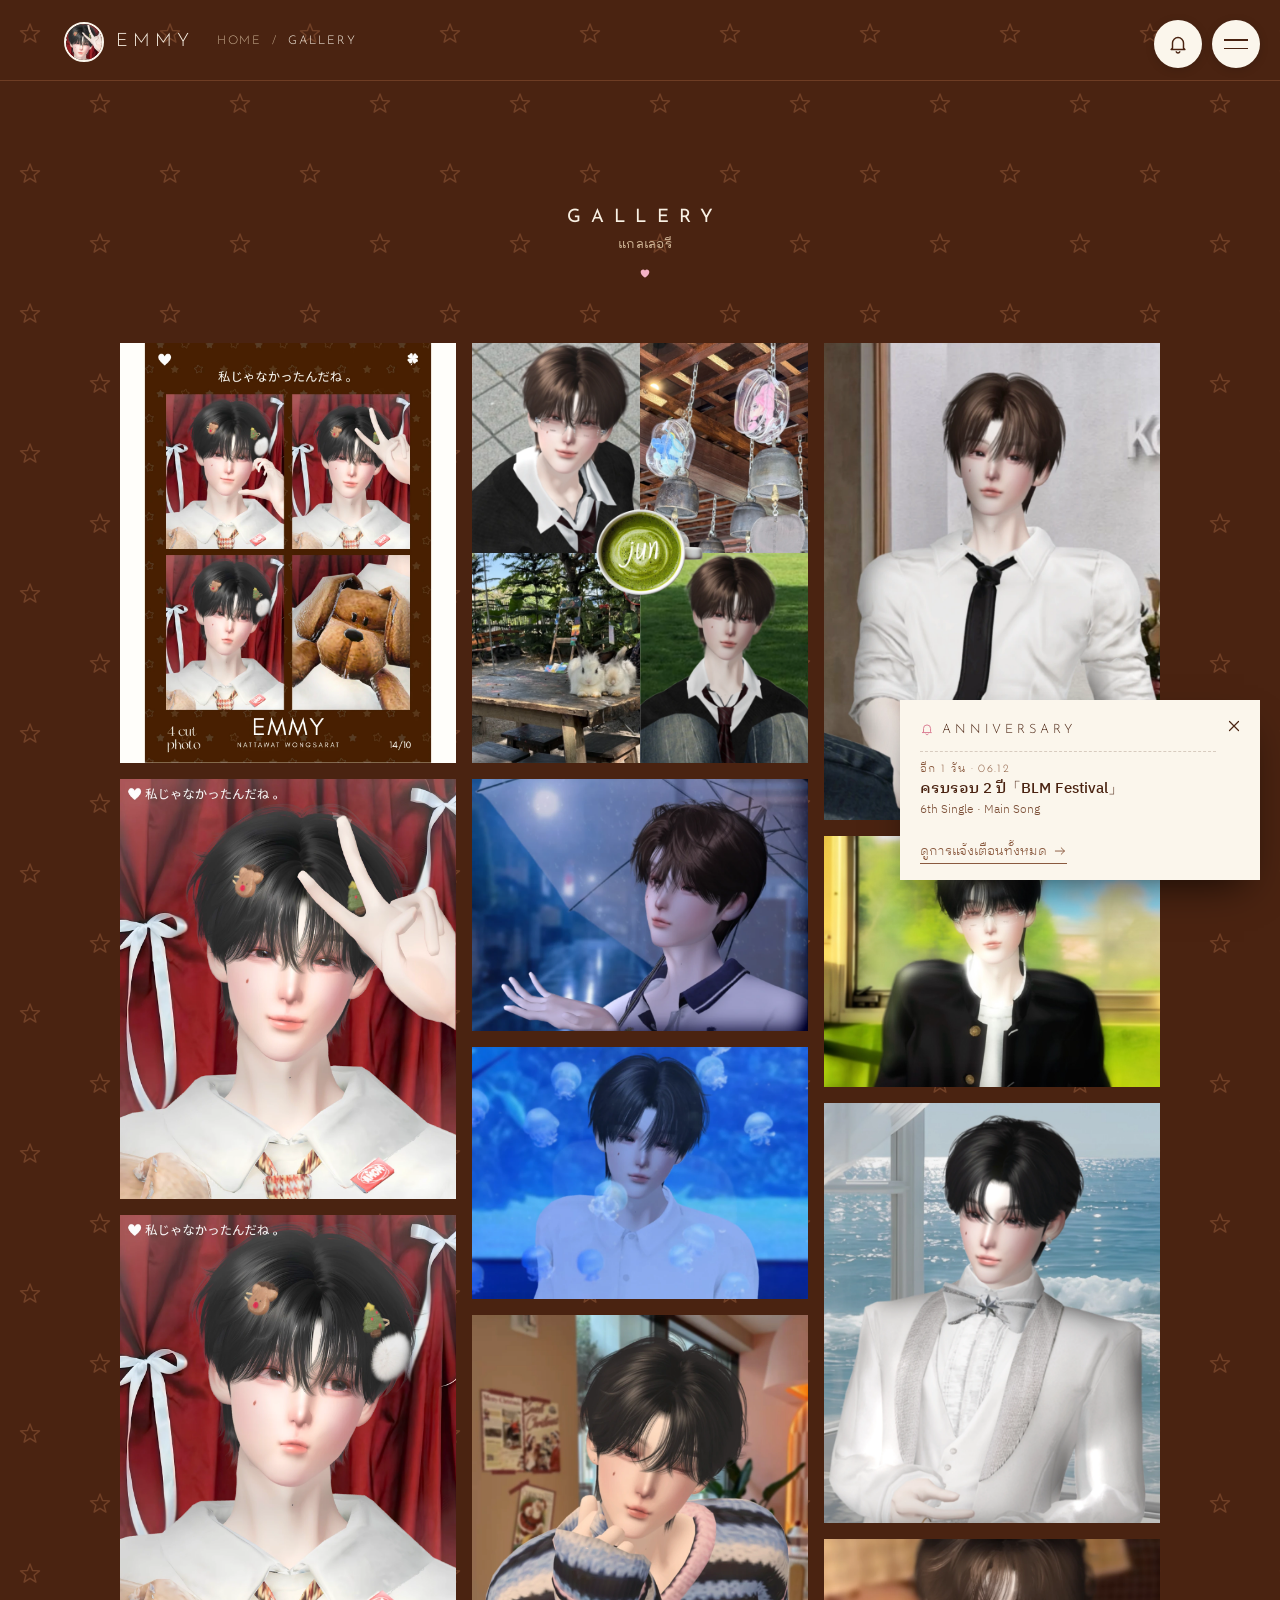
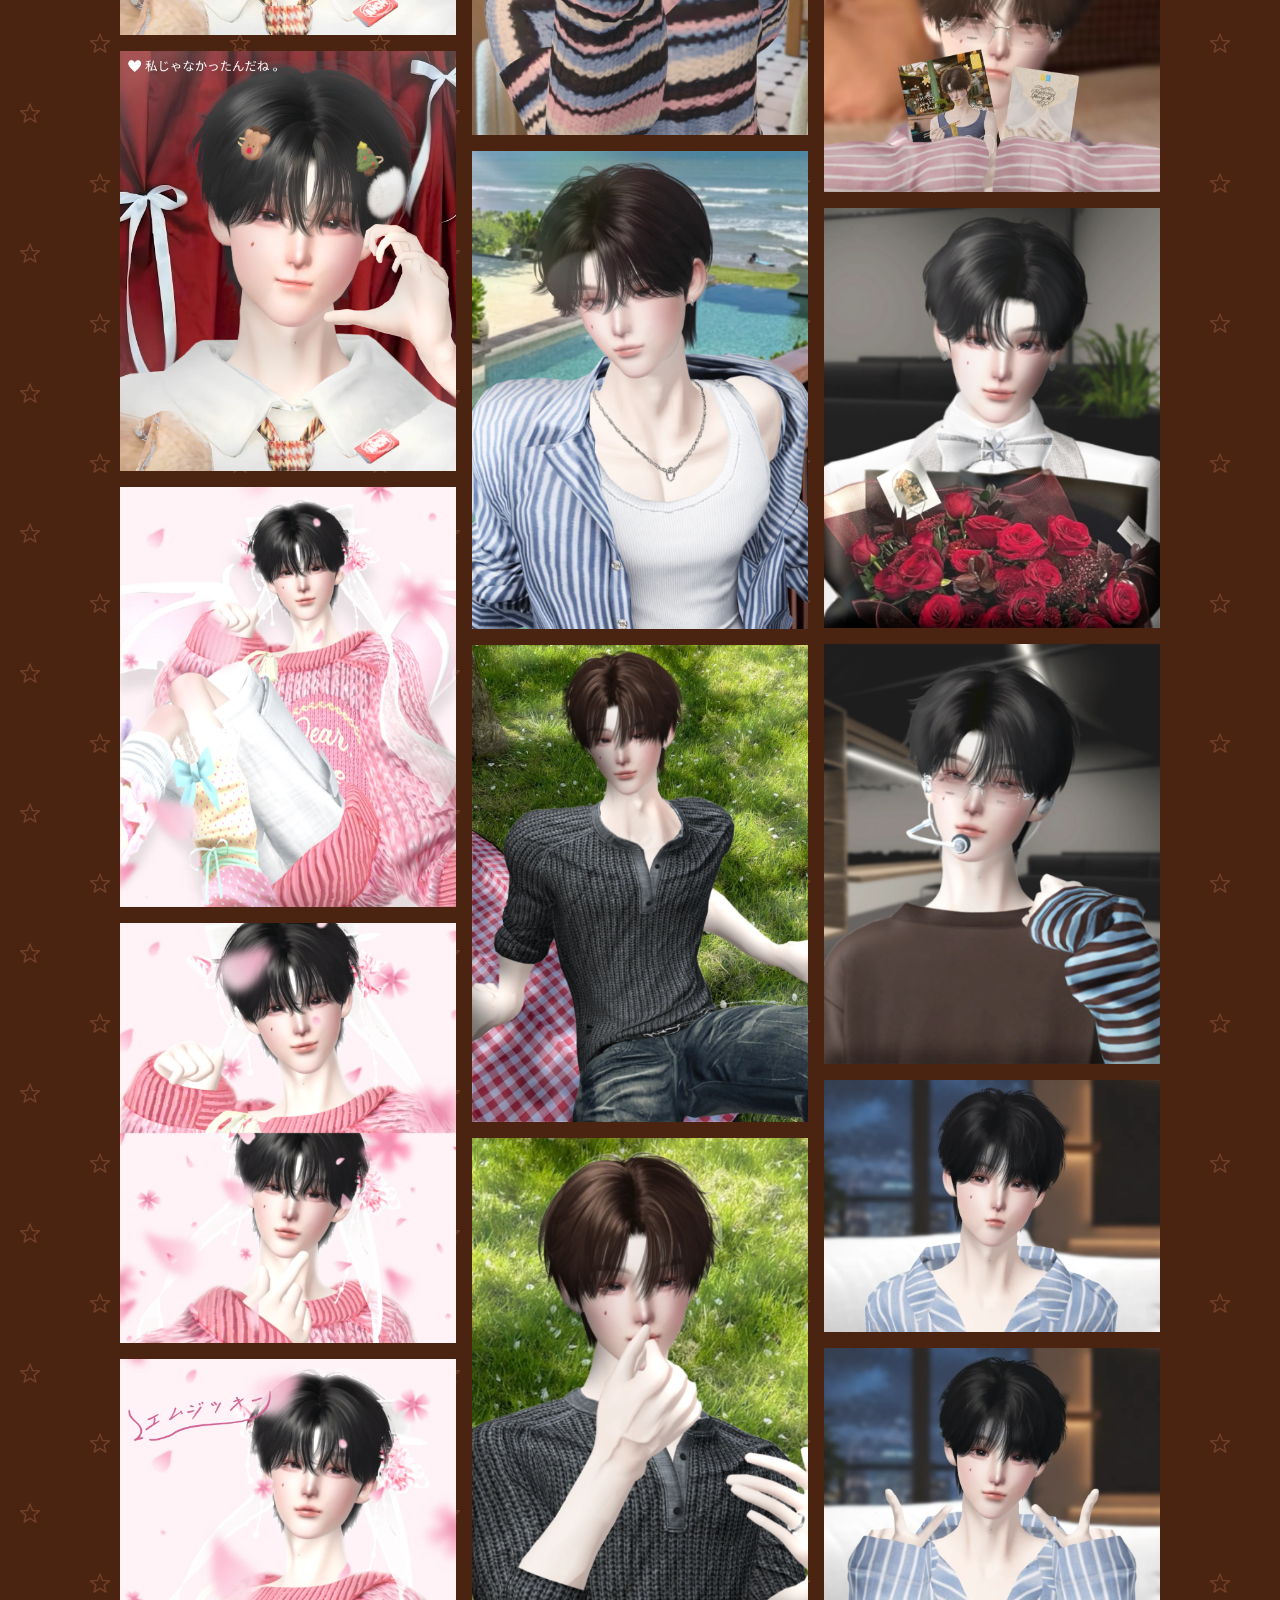
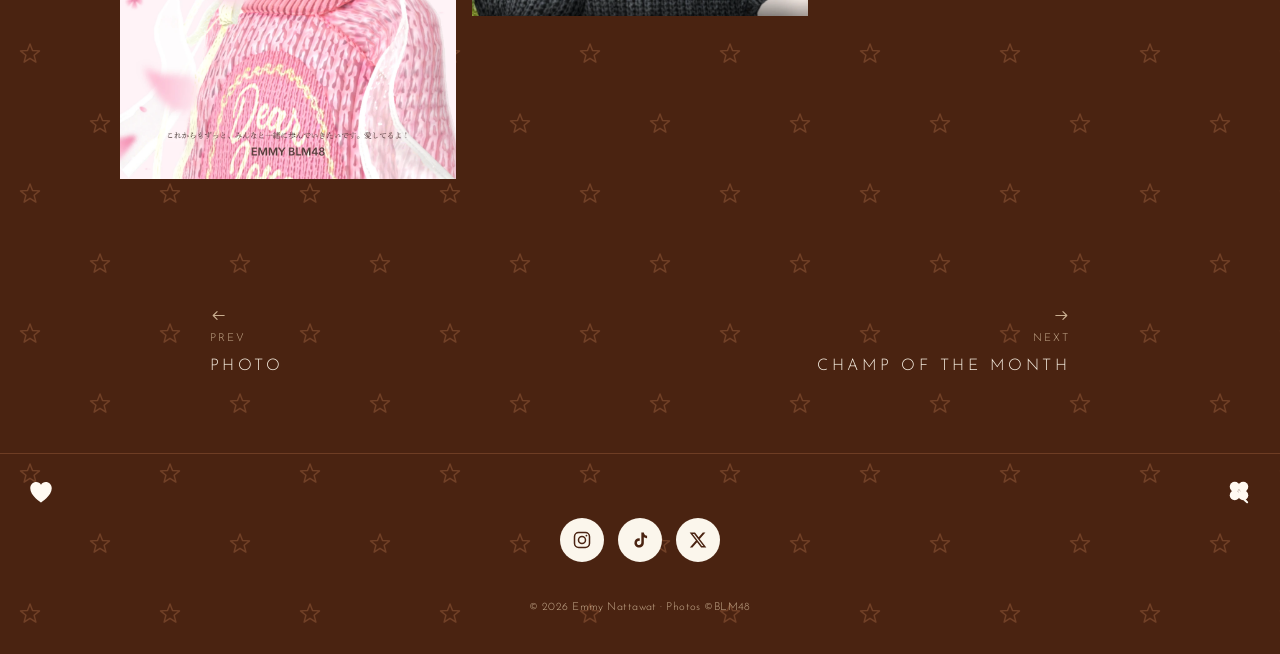
<file: gallery.html>
<!doctype html>
<html lang="th">
<head>
  <meta charset="utf-8">
  <meta name="viewport" content="width=device-width, initial-scale=1, maximum-scale=1, user-scalable=no">
  <title>GALLERY · EMMY BLM48</title>
  <meta name="description" content="GALLERY — เอ็มมี่ BLM48 รุ่นที่ 3">
  <link rel="preconnect" href="https://fonts.googleapis.com">
  <link rel="preconnect" href="https://fonts.gstatic.com" crossorigin>
  <link href="https://fonts.googleapis.com/css2?family=Cormorant+Garamond:ital,wght@0,400;0,500;1,400&family=IBM+Plex+Sans+Thai+Looped:wght@300;400;500&family=Josefin+Sans:wght@300;400;600&family=Zen+Maru+Gothic:wght@400;500&display=swap" rel="stylesheet">
  <link rel="icon" type="image/jpeg" href="/images/logo.jpg">
  <link rel="apple-touch-icon" href="/images/icon-192.png">
  <link rel="manifest" href="/manifest.webmanifest">
  <meta property="og:image" content="https://emmyblm48officialsite.vercel.app/images/logo.jpg">
  <meta name="theme-color" content="#4a2311">
  <link rel="stylesheet" href="style.css">
</head>
<body class="page page-gallery">

  <div class="booth">
  <header class="page-head">
    <a class="brand" href="/" aria-label="EMMY — หน้าแรก"><img src="images/logo.jpg" alt="" width="40" height="40"><span>EMMY</span></a>
    <nav class="crumbs" aria-label="ตำแหน่งหน้า"><a href="/">HOME</a><span aria-hidden="true">/</span><span aria-current="page">GALLERY</span></nav>
  </header>

  <main id="top">

  <!-- ===== GALLERY (rendered from data.js) ===== -->
  <section class="section" id="gallery">
    <h1 class="sec-tit">GALLERY<small>แกลเลอรี</small></h1>
    <div class="gallery" id="gallery-grid" data-lb-group="gallery"></div>
  </section>


  <nav class="page-nav" aria-label="หน้าอื่น">
    <a class="pn-prev" href="/photo"><small>PREV</small>PHOTO</a>
    <a class="pn-next" href="/champ"><small>NEXT</small>CHAMP OF THE MONTH</a>
  </nav>

  </main>
  </div>

  <script src="data.js"></script>
  <script src="notify.js"></script>
  <script src="layout.js"></script>
  <script src="script.js"></script>
</body>
</html>
</file>
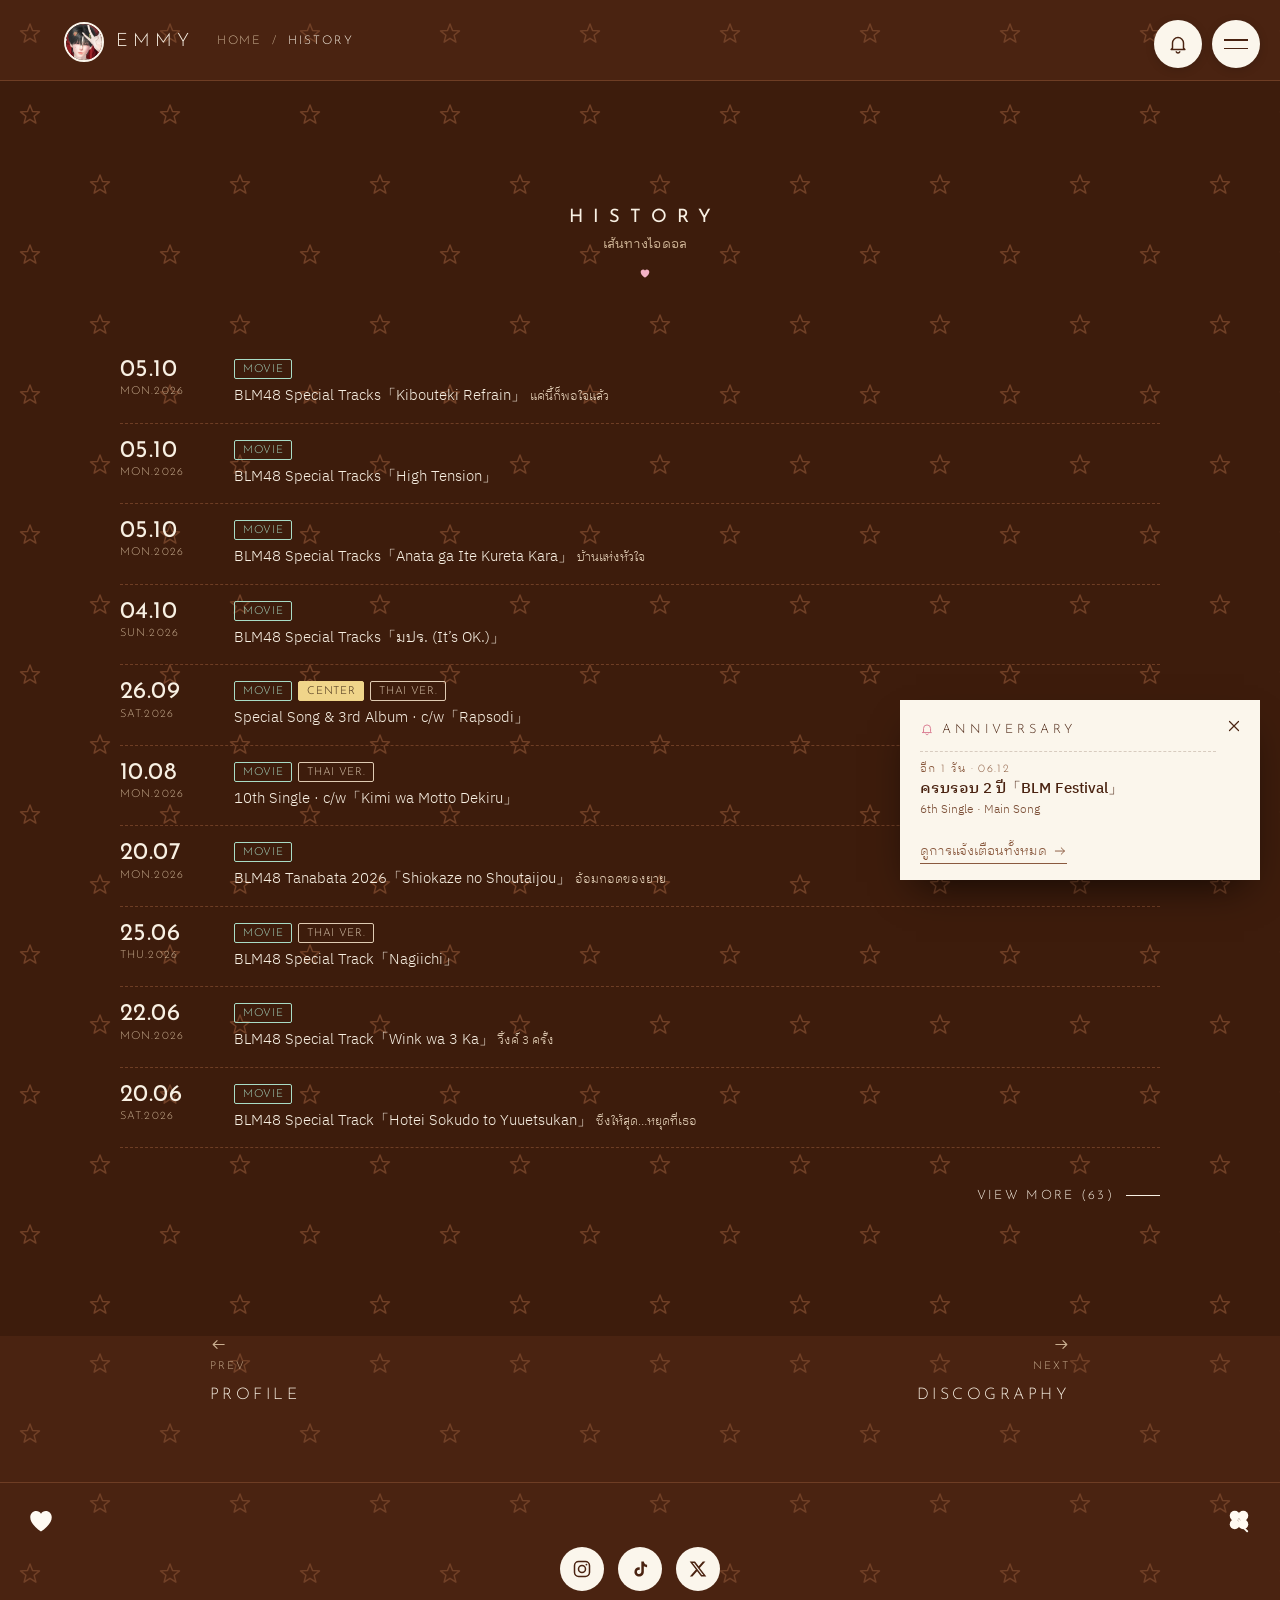
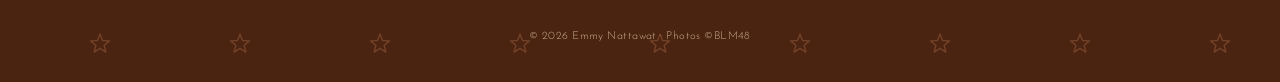
<file: history.html>
<!doctype html>
<html lang="th">
<head>
  <meta charset="utf-8">
  <meta name="viewport" content="width=device-width, initial-scale=1, maximum-scale=1, user-scalable=no">
  <title>HISTORY · EMMY BLM48</title>
  <meta name="description" content="HISTORY — เอ็มมี่ BLM48 รุ่นที่ 3">
  <link rel="preconnect" href="https://fonts.googleapis.com">
  <link rel="preconnect" href="https://fonts.gstatic.com" crossorigin>
  <link href="https://fonts.googleapis.com/css2?family=Cormorant+Garamond:ital,wght@0,400;0,500;1,400&family=IBM+Plex+Sans+Thai+Looped:wght@300;400;500&family=Josefin+Sans:wght@300;400;600&family=Zen+Maru+Gothic:wght@400;500&display=swap" rel="stylesheet">
  <link rel="icon" type="image/jpeg" href="/images/logo.jpg">
  <link rel="apple-touch-icon" href="/images/icon-192.png">
  <link rel="manifest" href="/manifest.webmanifest">
  <meta property="og:image" content="https://emmyblm48officialsite.vercel.app/images/logo.jpg">
  <meta name="theme-color" content="#4a2311">
  <link rel="stylesheet" href="style.css">
</head>
<body class="page page-history">

  <div class="booth">
  <header class="page-head">
    <a class="brand" href="/" aria-label="EMMY — หน้าแรก"><img src="images/logo.jpg" alt="" width="40" height="40"><span>EMMY</span></a>
    <nav class="crumbs" aria-label="ตำแหน่งหน้า"><a href="/">HOME</a><span aria-hidden="true">/</span><span aria-current="page">HISTORY</span></nav>
  </header>

  <main id="top">

  <!-- ===== HISTORY (rendered from data.js) ===== -->
  <section class="section hatched" id="history">
    <div class="inner">
      <h1 class="sec-tit">HISTORY<small>เส้นทางไอดอล</small></h1>
      <ul class="sched" id="sched"></ul>
      <button class="view-more" id="sched-more">VIEW MORE</button>
    </div>
  </section>


  <nav class="page-nav" aria-label="หน้าอื่น">
    <a class="pn-prev" href="/profile"><small>PREV</small>PROFILE</a>
    <a class="pn-next" href="/discography"><small>NEXT</small>DISCOGRAPHY</a>
  </nav>

  </main>
  </div>

  <script src="data.js"></script>
  <script src="notify.js"></script>
  <script src="layout.js"></script>
  <script src="script.js"></script>
</body>
</html>
</file>
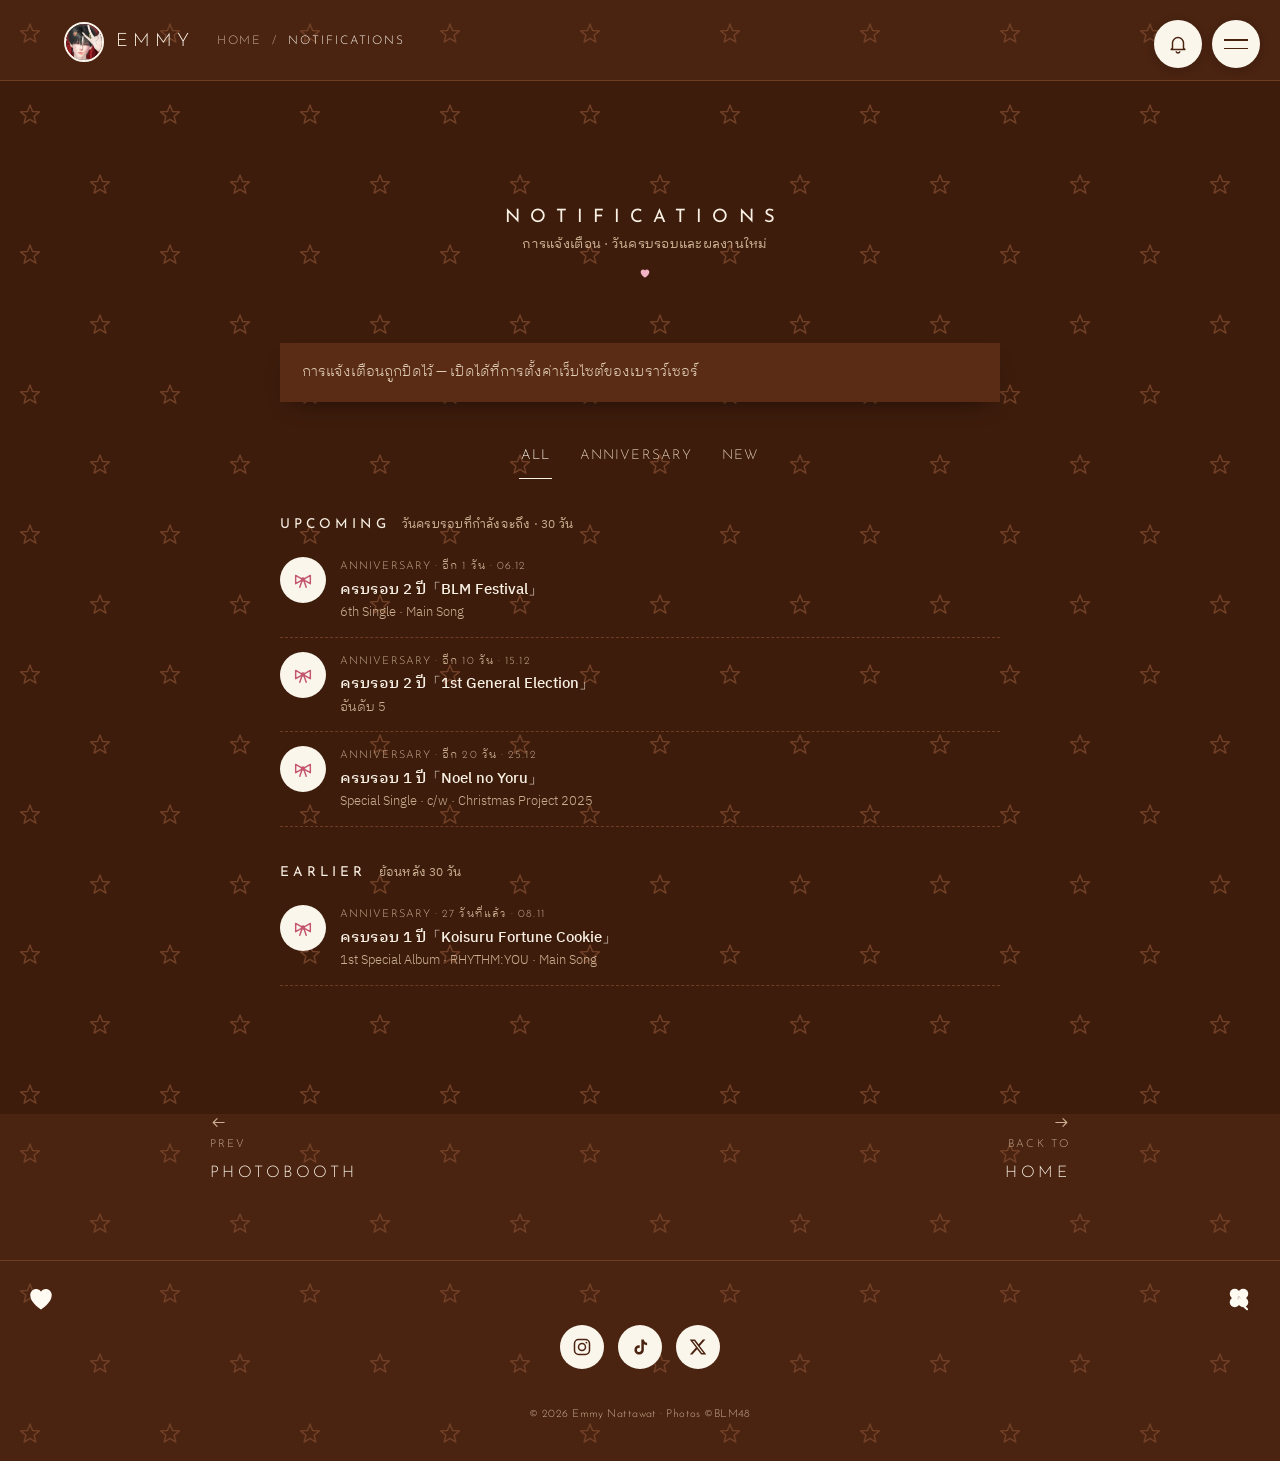
<file: notifications.html>
<!doctype html>
<html lang="th">
<head>
  <meta charset="utf-8">
  <meta name="viewport" content="width=device-width, initial-scale=1, maximum-scale=1, user-scalable=no">
  <title>NOTIFICATIONS · EMMY BLM48</title>
  <meta name="description" content="NOTIFICATIONS — วันครบรอบและผลงานใหม่ของเอ็มมี่ BLM48">
  <link rel="preconnect" href="https://fonts.googleapis.com">
  <link rel="preconnect" href="https://fonts.gstatic.com" crossorigin>
  <link href="https://fonts.googleapis.com/css2?family=Cormorant+Garamond:ital,wght@0,400;0,500;1,400&family=IBM+Plex+Sans+Thai+Looped:wght@300;400;500&family=Josefin+Sans:wght@300;400;600&family=Zen+Maru+Gothic:wght@400;500&display=swap" rel="stylesheet">
  <link rel="icon" type="image/jpeg" href="/images/logo.jpg">
  <link rel="apple-touch-icon" href="/images/icon-192.png">
  <link rel="manifest" href="/manifest.webmanifest">
  <meta property="og:image" content="https://emmyblm48officialsite.vercel.app/images/logo.jpg">
  <meta name="theme-color" content="#4a2311">
  <link rel="stylesheet" href="style.css">
</head>
<body class="page page-notifications">

  <div class="booth">
  <header class="page-head">
    <a class="brand" href="/" aria-label="EMMY — หน้าแรก"><img src="images/logo.jpg" alt="" width="40" height="40"><span>EMMY</span></a>
    <nav class="crumbs" aria-label="ตำแหน่งหน้า"><a href="/">HOME</a><span aria-hidden="true">/</span><span aria-current="page">NOTIFICATIONS</span></nav>
  </header>

  <main id="top">

  <!-- ===== NOTIFICATIONS (rendered from data.js via notify.js) ===== -->
  <section class="section hatched" id="notifications">
    <div class="inner notif-wrap">
      <h1 class="sec-tit">NOTIFICATIONS<small>การแจ้งเตือน · วันครบรอบและผลงานใหม่</small></h1>
      <div class="push-box" id="push-box">
        <p class="push-state"></p>
        <div class="push-actions">
          <button class="push-btn" hidden>เปิดการแจ้งเตือน</button>
          <button class="push-test" hidden>ทดสอบการแจ้งเตือน</button>
        </div>
      </div>
      <div class="pills notif-pills">
        <button class="pill-btn is-on" data-nfilter="all">ALL</button>
        <button class="pill-btn" data-nfilter="anniv">ANNIVERSARY</button>
        <button class="pill-btn" data-nfilter="new">NEW</button>
      </div>
      <div id="notif-list"></div>
    </div>
  </section>


  <nav class="page-nav" aria-label="หน้าอื่น">
    <a class="pn-prev" href="/photobooth"><small>PREV</small>PHOTOBOOTH</a>
    <a class="pn-next" href="/"><small>BACK TO</small>HOME</a>
  </nav>

  </main>
  </div>

  <script src="data.js"></script>
  <script src="notify.js"></script>
  <script src="layout.js"></script>
  <script src="script.js"></script>
</body>
</html>
</file>
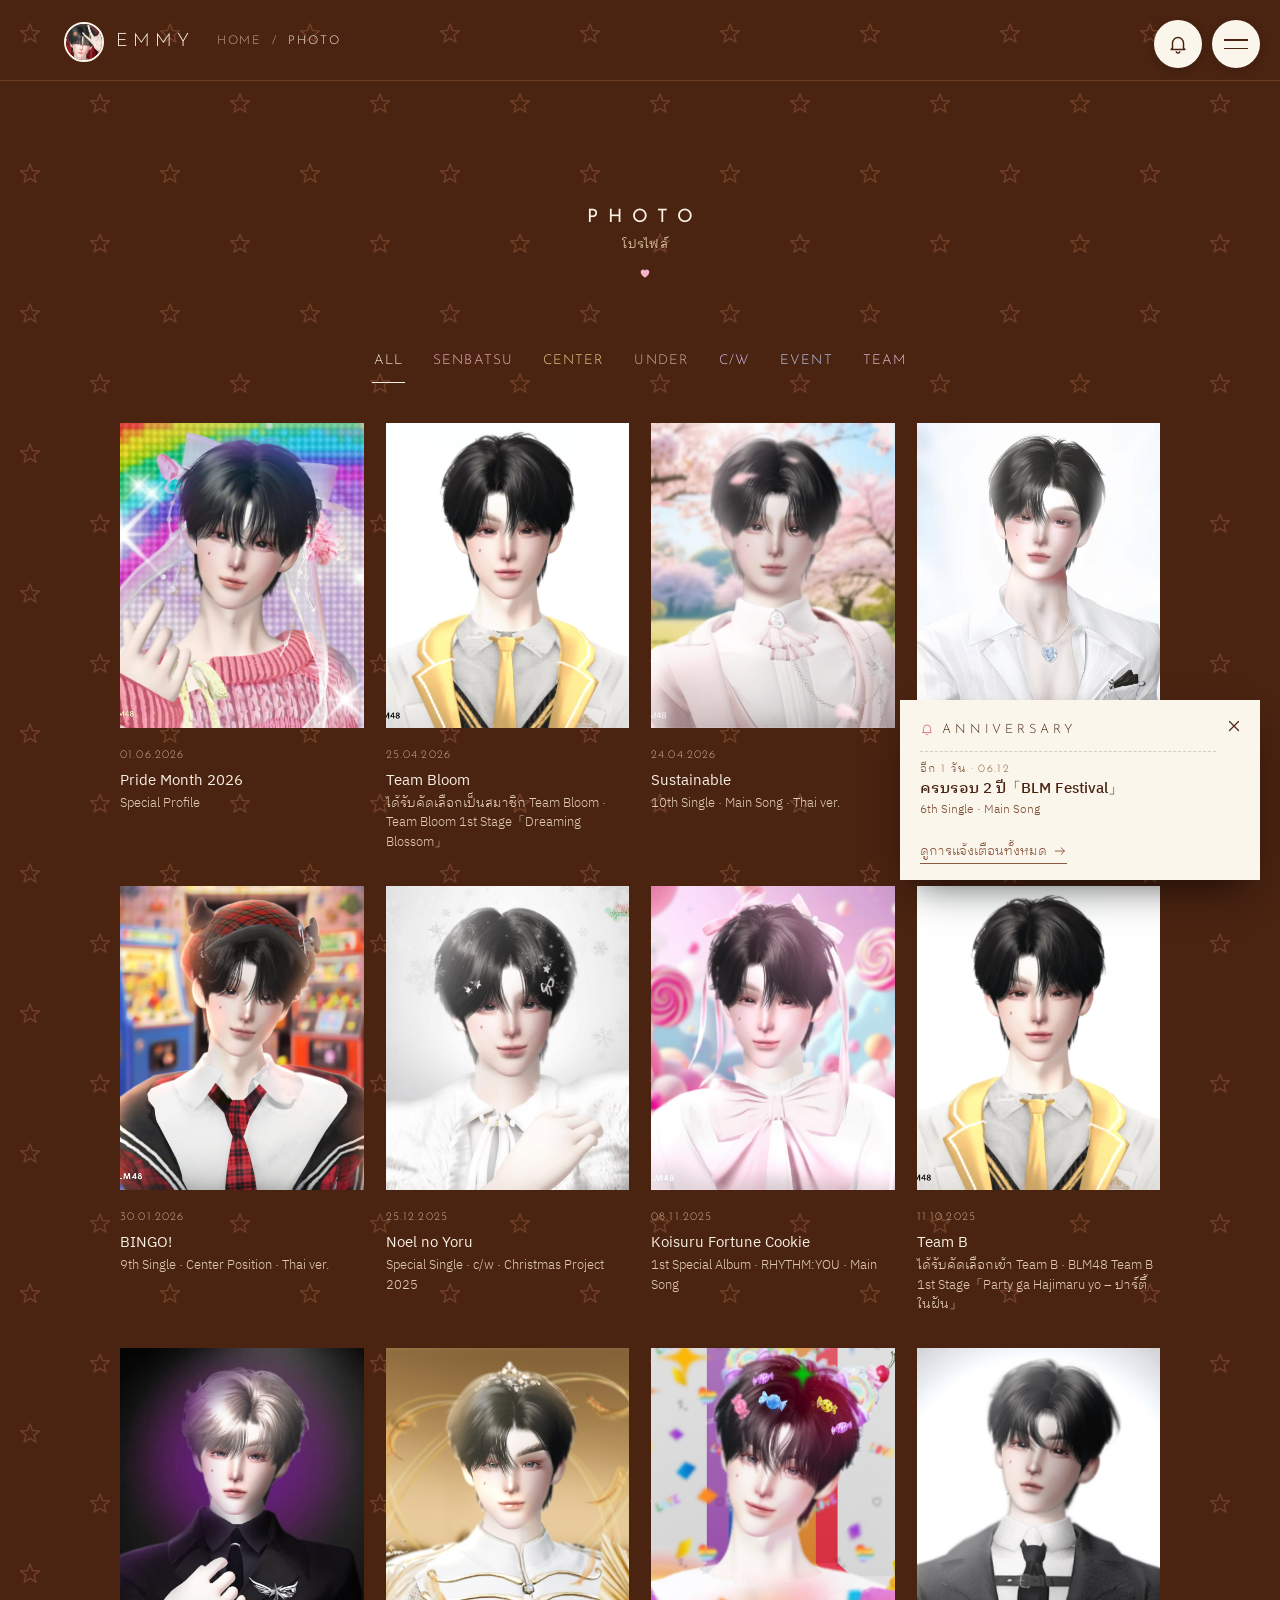
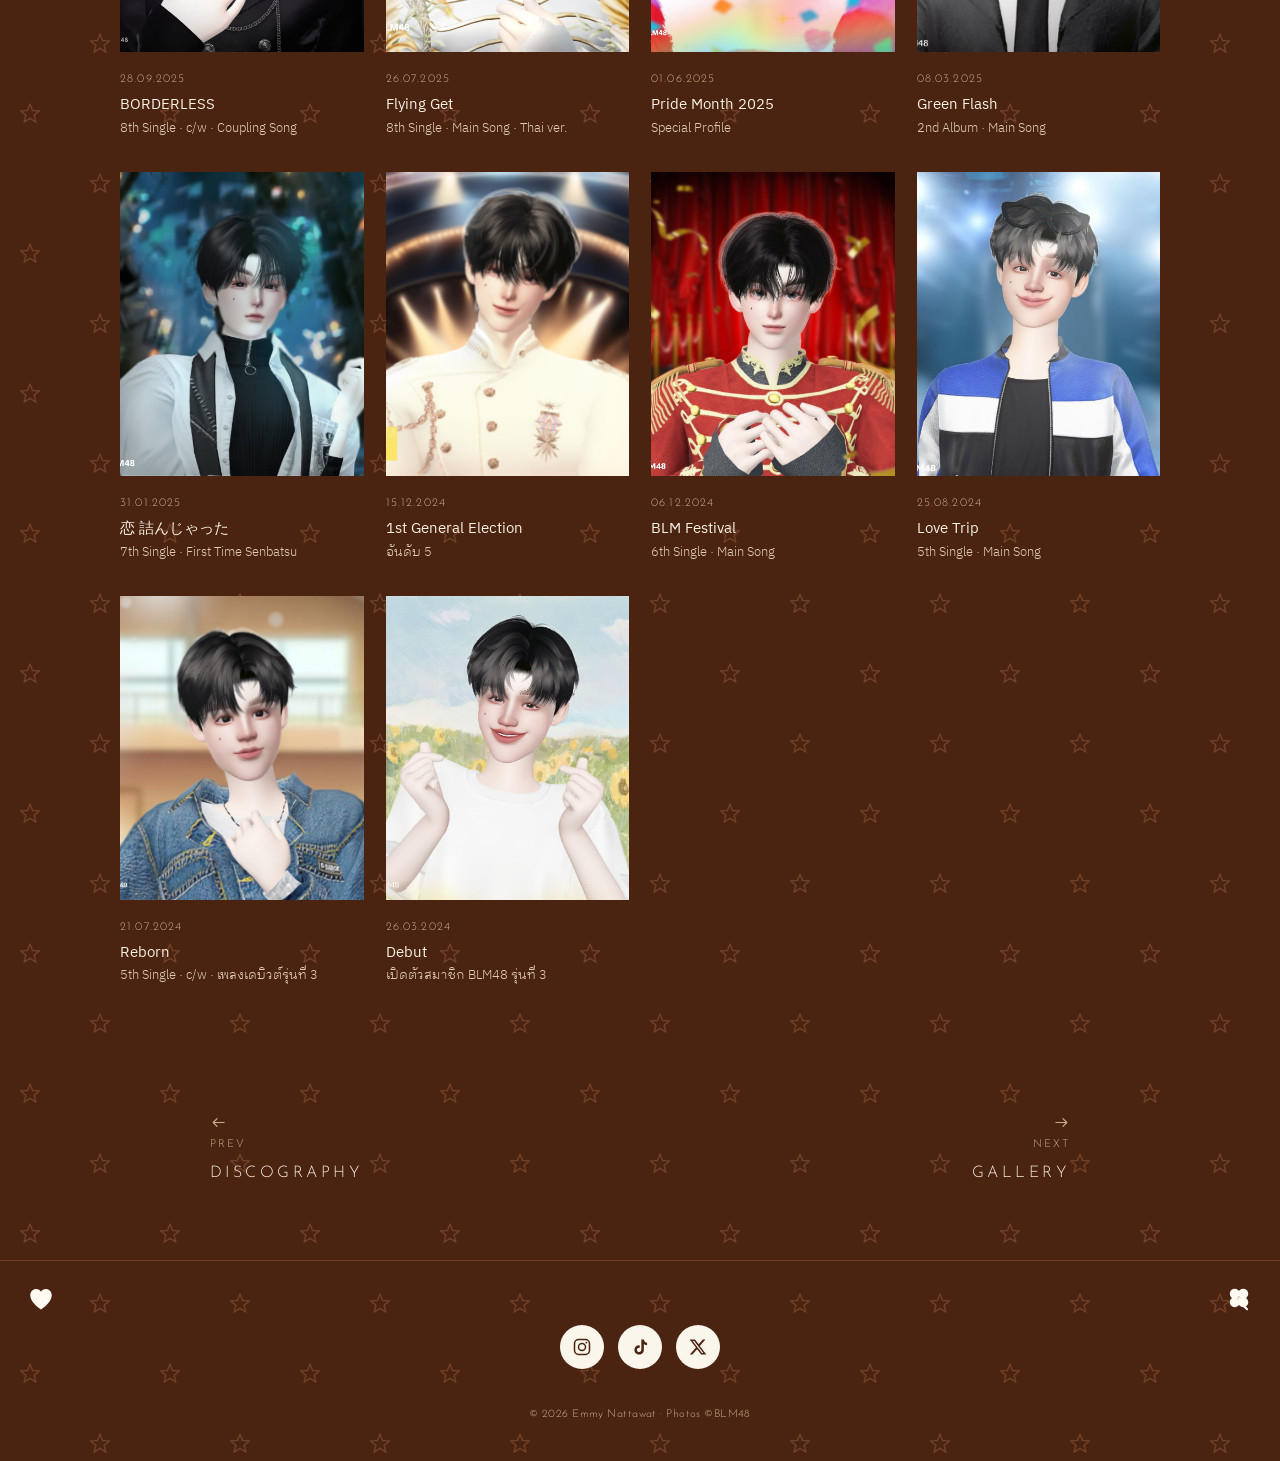
<file: photo.html>
<!doctype html>
<html lang="th">
<head>
  <meta charset="utf-8">
  <meta name="viewport" content="width=device-width, initial-scale=1, maximum-scale=1, user-scalable=no">
  <title>PHOTO · EMMY BLM48</title>
  <meta name="description" content="PHOTO — เอ็มมี่ BLM48 รุ่นที่ 3">
  <link rel="preconnect" href="https://fonts.googleapis.com">
  <link rel="preconnect" href="https://fonts.gstatic.com" crossorigin>
  <link href="https://fonts.googleapis.com/css2?family=Cormorant+Garamond:ital,wght@0,400;0,500;1,400&family=IBM+Plex+Sans+Thai+Looped:wght@300;400;500&family=Josefin+Sans:wght@300;400;600&family=Zen+Maru+Gothic:wght@400;500&display=swap" rel="stylesheet">
  <link rel="icon" type="image/jpeg" href="/images/logo.jpg">
  <link rel="apple-touch-icon" href="/images/icon-192.png">
  <link rel="manifest" href="/manifest.webmanifest">
  <meta property="og:image" content="https://emmyblm48officialsite.vercel.app/images/logo.jpg">
  <meta name="theme-color" content="#4a2311">
  <link rel="stylesheet" href="style.css">
</head>
<body class="page page-photo">

  <div class="booth">
  <header class="page-head">
    <a class="brand" href="/" aria-label="EMMY — หน้าแรก"><img src="images/logo.jpg" alt="" width="40" height="40"><span>EMMY</span></a>
    <nav class="crumbs" aria-label="ตำแหน่งหน้า"><a href="/">HOME</a><span aria-hidden="true">/</span><span aria-current="page">PHOTO</span></nav>
  </header>

  <main id="top">

  <!-- ===== PHOTO (rendered from data.js) ===== -->
  <section class="section" id="photo">
    <h1 class="sec-tit">PHOTO<small>โปรไฟล์</small></h1>
    <div class="pills" role="group" aria-label="กรองโปรไฟล์">
      <button class="pill-btn is-on" data-filter="all">ALL</button>
      <button class="pill-btn" data-filter="senbatsu">SENBATSU</button>
      <button class="pill-btn" data-filter="center">CENTER</button>
      <button class="pill-btn" data-filter="under">UNDER</button>
      <button class="pill-btn" data-filter="cw">C/W</button>
      <button class="pill-btn" data-filter="event">EVENT</button>
      <button class="pill-btn" data-filter="team">TEAM</button>
    </div>
    <div class="photos" id="archive-list" data-lb-group="archive"></div>
  </section>


  <nav class="page-nav" aria-label="หน้าอื่น">
    <a class="pn-prev" href="/discography"><small>PREV</small>DISCOGRAPHY</a>
    <a class="pn-next" href="/gallery"><small>NEXT</small>GALLERY</a>
  </nav>

  </main>
  </div>

  <script src="data.js"></script>
  <script src="notify.js"></script>
  <script src="layout.js"></script>
  <script src="script.js"></script>
</body>
</html>
</file>
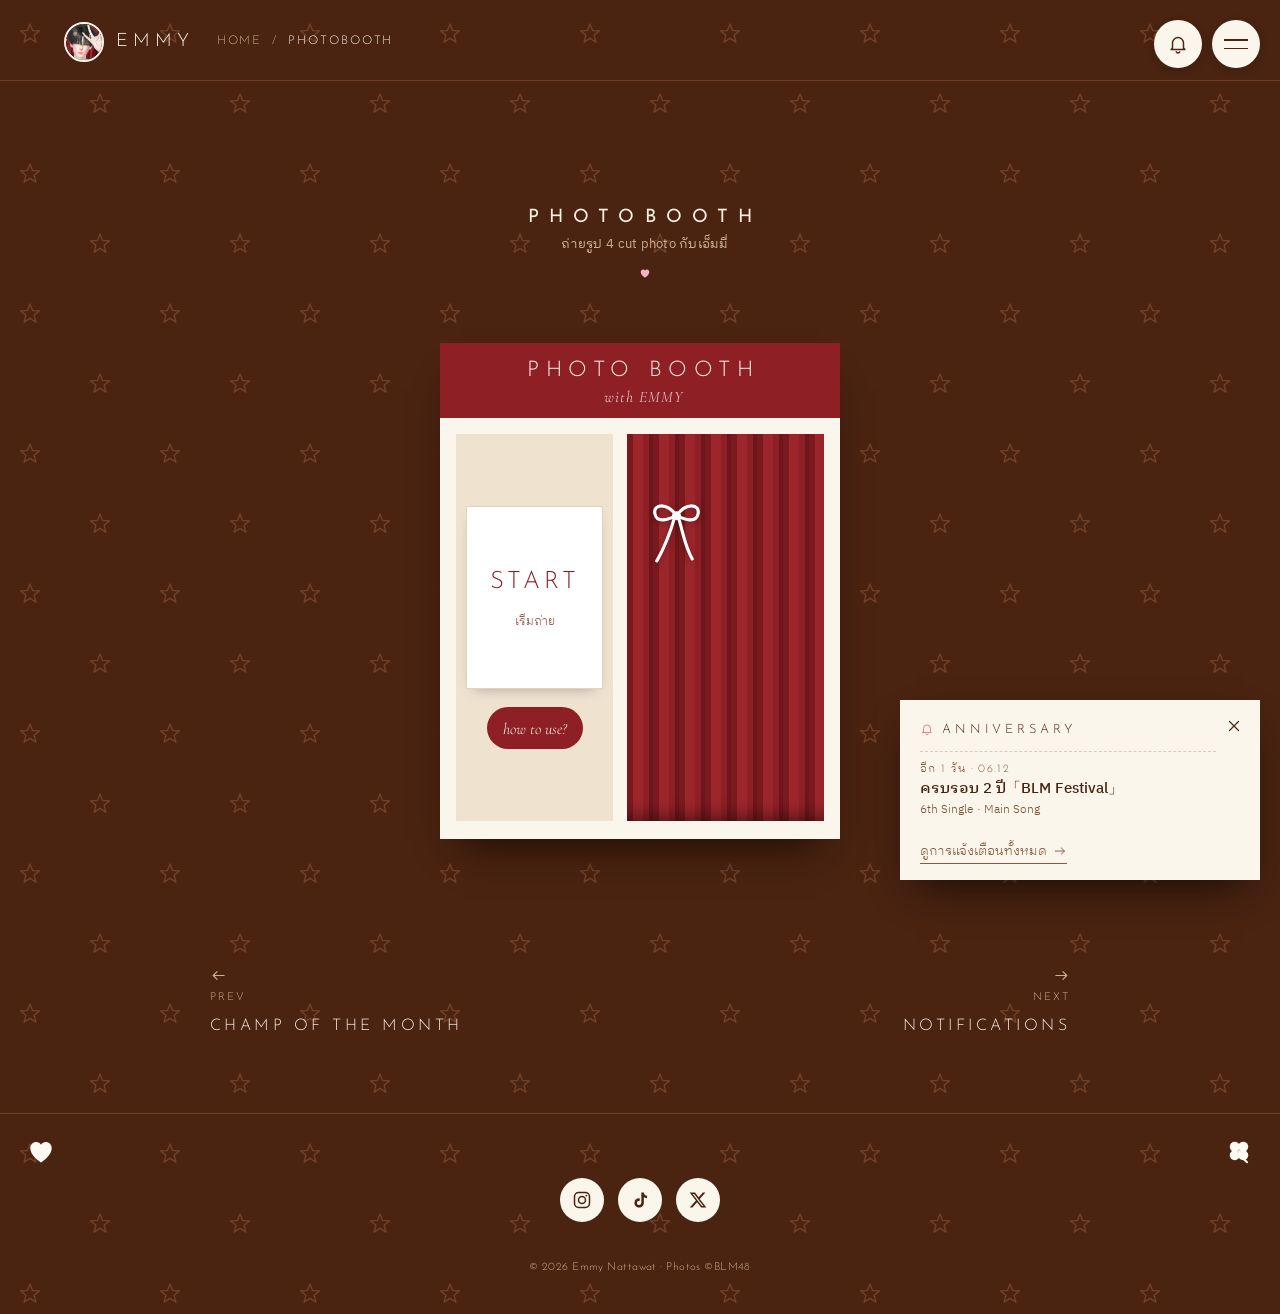
<file: photobooth.html>
<!doctype html>
<html lang="th">
<head>
  <meta charset="utf-8">
  <meta name="viewport" content="width=device-width, initial-scale=1, maximum-scale=1, user-scalable=no">
  <title>PHOTOBOOTH · EMMY BLM48</title>
  <meta name="description" content="PHOTOBOOTH — ถ่ายรูป 4 cut photo ในเฟรมของเอ็มมี่ BLM48">
  <link rel="preconnect" href="https://fonts.googleapis.com">
  <link rel="preconnect" href="https://fonts.gstatic.com" crossorigin>
  <link href="https://fonts.googleapis.com/css2?family=Cormorant+Garamond:ital,wght@0,400;0,500;1,400&family=IBM+Plex+Sans+Thai+Looped:wght@300;400;500&family=Josefin+Sans:wght@300;400;600&family=Zen+Maru+Gothic:wght@400;500&display=swap" rel="stylesheet">
  <link rel="icon" type="image/jpeg" href="/images/logo.jpg">
  <link rel="apple-touch-icon" href="/images/icon-192.png">
  <link rel="manifest" href="/manifest.webmanifest">
  <meta property="og:image" content="https://emmyblm48officialsite.vercel.app/images/logo.jpg">
  <meta name="theme-color" content="#4a2311">
  <link rel="stylesheet" href="style.css">
</head>
<body class="page page-photobooth">

  <div class="booth">
  <header class="page-head">
    <a class="brand" href="/" aria-label="EMMY — หน้าแรก"><img src="images/logo.jpg" alt="" width="40" height="40"><span>EMMY</span></a>
    <nav class="crumbs" aria-label="ตำแหน่งหน้า"><a href="/">HOME</a><span aria-hidden="true">/</span><span aria-current="page">PHOTOBOOTH</span></nav>
  </header>

  <main id="top">

  <!-- ===== PHOTOBOOTH (photobooth.js) — every photo stays on this device, nothing is uploaded ===== -->
  <section class="section pb" id="photobooth">
    <h1 class="sec-tit">PHOTOBOOTH<small>ถ่ายรูป 4 cut photo กับเอ็มมี่</small></h1>

    <!-- 1 · the booth -->
    <div class="pb-step pb-intro" data-step="intro">
      <div class="pb-booth">
        <p class="pb-sign">PHOTO BOOTH<small>with EMMY</small></p>
        <div class="pb-body">
          <div class="pb-panel">
            <button class="pb-start" data-go="frame">START<small>เริ่มถ่าย</small></button>
            <button class="pb-howto-btn" data-howto>how to use?</button>
          </div>
          <div class="pb-curtain" aria-hidden="true">
            <svg class="pb-tie" viewBox="0 0 60 70" fill="none" stroke="#fff" stroke-width="3.2" stroke-linecap="round" stroke-linejoin="round"><path d="M30 20C20 6 6 8 8 18s14 6 22 2c8 4 20 8 22-2S40 6 30 20z"/><path d="M28 22c-4 14-10 30-18 44M32 22c4 12 6 28 14 42"/><circle cx="30" cy="20" r="3" fill="#fff"/></svg>
          </div>
        </div>
      </div>
    </div>

    <!-- 2 · choose a frame -->
    <div class="pb-step" data-step="frame" hidden>
      <h2 class="pb-tit">SELECT FRAME<small>เลือกเฟรมที่ชอบ</small></h2>
      <div class="pb-opts">
        <div class="pb-opt" role="group" aria-label="รูปแบบเฟรม">
          <span>LAYOUT</span>
          <button class="pill-btn is-on" data-layout="grid" aria-pressed="true">2×2</button>
          <button class="pill-btn" data-layout="strip" aria-pressed="false">STRIP</button>
        </div>
        <label class="pb-check"><input type="checkbox" id="pb-with-emmy"><span>WITH EMMY<small>ใส่รูปเอ็มมี่ 1 ช่อง ถ่ายเอง 3 รูป</small></span></label>
      </div>
      <h3 class="pb-group">SEASONS<small>เทศกาล</small></h3>
      <div class="pb-frames" id="pb-frames-season"></div>
      <h3 class="pb-group">COLORS<small>สีต่าง ๆ</small></h3>
      <div class="pb-frames" id="pb-frames-color"></div>
      <div class="pb-actions">
        <button class="pb-btn pb-ghost" data-go="intro">BACK</button>
      </div>
    </div>

    <!-- 3 · camera -->
    <div class="pb-step" data-step="camera" hidden>
      <h2 class="pb-tit"><span id="pb-frame-name">FRAME</span><small id="pb-cam-hint">วางกล้องให้มั่นคง แล้วกดถ่ายได้เลย</small></h2>
      <div class="pb-emmy" id="pb-emmy" hidden>
        <p>เลือกรูปเอ็มมี่ที่จะอยู่ในเฟรม</p>
        <div class="pb-emmy-list" id="pb-emmy-list" role="radiogroup" aria-label="รูปเอ็มมี่"></div>
      </div>
      <div class="pb-cam">
        <div class="pb-view" id="pb-view">
          <video id="pb-video" playsinline muted autoplay></video>
          <span class="pb-count" id="pb-count" aria-live="assertive"></span>
          <div class="pb-cam-error" id="pb-cam-error" hidden>
            <p>เปิดกล้องไม่ได้<small id="pb-cam-why">อนุญาตให้เว็บใช้กล้องในการตั้งค่าเบราว์เซอร์ หรือเลือกรูปจากเครื่องแทน</small></p>
            <label class="pb-btn">เลือกรูปจากเครื่อง<input type="file" accept="image/*" multiple id="pb-upload" hidden></label>
            <button class="pb-btn pb-ghost" id="pb-retry">ลองเปิดกล้องอีกครั้ง</button>
          </div>
        </div>
        <ol class="pb-shots" id="pb-shots" aria-label="รูปที่ถ่ายแล้ว"></ol>
      </div>
      <div class="pb-timer" role="group" aria-label="ตั้งเวลานับถอยหลัง">
        <span>TIMER</span>
        <button class="pill-btn" data-timer="3">3s</button>
        <button class="pill-btn is-on" data-timer="5">5s</button>
        <button class="pill-btn" data-timer="10">10s</button>
      </div>
      <div class="pb-actions">
        <button class="pb-btn pb-ghost" data-go="frame">BACK</button>
        <button class="pb-btn pb-shoot" id="pb-shoot">SHOOT</button>
      </div>
    </div>

    <!-- 4 · the print -->
    <div class="pb-step" data-step="result" hidden>
      <h2 class="pb-tit">YOUR 4 CUT<small>บันทึกรูปเก็บไว้ หรือแชร์ได้เลย</small></h2>
      <div class="pb-result">
        <canvas class="pb-print" id="pb-print" role="img" aria-label="รูป 4 cut photo ที่ถ่าย"></canvas>
        <div class="pb-edit">
          <p class="pb-label">FILTER</p>
          <div class="pb-filters" role="group" aria-label="ฟิลเตอร์">
            <button class="pill-btn is-on" data-pbfilter="normal">NORMAL</button>
            <button class="pill-btn" data-pbfilter="mono">MONO</button>
            <button class="pill-btn" data-pbfilter="warm">WARM</button>
            <button class="pill-btn" data-pbfilter="soft">SOFT</button>
          </div>
          <label class="pb-label" for="pb-caption">CAPTION</label>
          <input class="pb-input" id="pb-caption" maxlength="24" placeholder="ข้อความบนเฟรม (ไม่ใส่ก็ได้)">
          <div class="pb-actions pb-actions-col">
            <button class="pb-btn pb-shoot" id="pb-save">SAVE</button>
            <button class="pb-btn" id="pb-share" hidden>SHARE</button>
            <button class="pb-btn pb-ghost" id="pb-retake">RETAKE</button>
            <button class="pb-btn pb-ghost" data-go="frame">CHANGE FRAME</button>
          </div>
        </div>
      </div>
    </div>
  </section>

  <dialog class="pb-howto" id="pb-howto" aria-labelledby="pb-howto-tit">
    <h2 id="pb-howto-tit">HOW TO USE</h2>
    <ol>
      <li><b>เลือกเฟรมที่ชอบ</b>มีทั้งเฟรม 2×2 แถบยาว และเฟรมถ่ายคู่กับเอ็มมี่</li>
      <li><b>วางโทรศัพท์ให้มั่นคง</b>พิงกับของหรือถือให้ตรง ไม่ต้องเอียง</li>
      <li><b>หาแสงที่ส่องหน้าชัด ๆ</b>หันหน้าเข้าหาหน้าต่างหรือไฟ</li>
      <li><b>กด SHOOT แล้วโพสท่า</b>นับถอยหลังแล้วถ่ายต่อกันจนครบทุกช่อง</li>
      <li><b>บันทึกรูปเก็บไว้</b>เลือกฟิลเตอร์ ใส่ข้อความ แล้วกด SAVE</li>
    </ol>
    <form method="dialog"><button class="pb-btn pb-shoot">OK</button></form>
  </dialog>

  <nav class="page-nav" aria-label="หน้าอื่น">
    <a class="pn-prev" href="/champ"><small>PREV</small>CHAMP OF THE MONTH</a>
    <a class="pn-next" href="/notifications"><small>NEXT</small>NOTIFICATIONS</a>
  </nav>

  </main>
  </div>

  <script src="data.js"></script>
  <script src="notify.js"></script>
  <script src="layout.js"></script>
  <script src="script.js"></script>
  <script src="photobooth.js"></script>
</body>
</html>
</file>
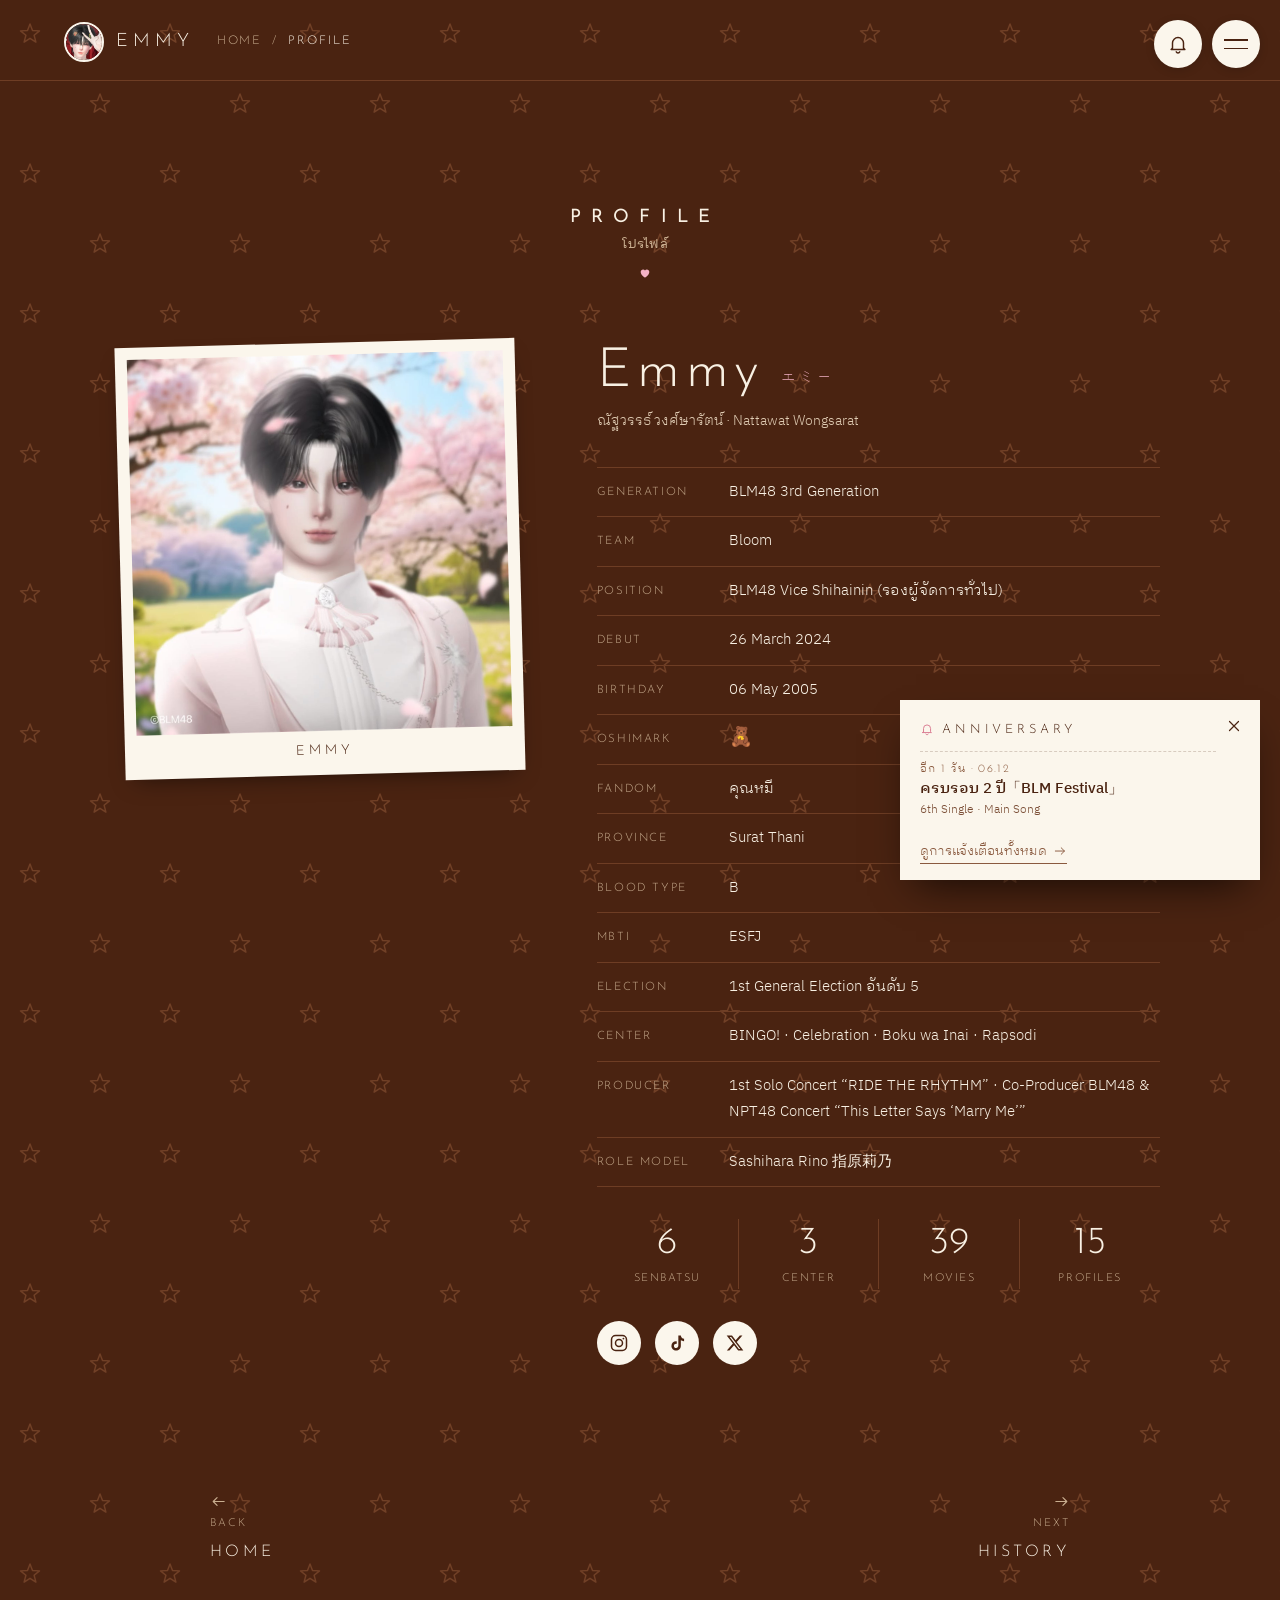
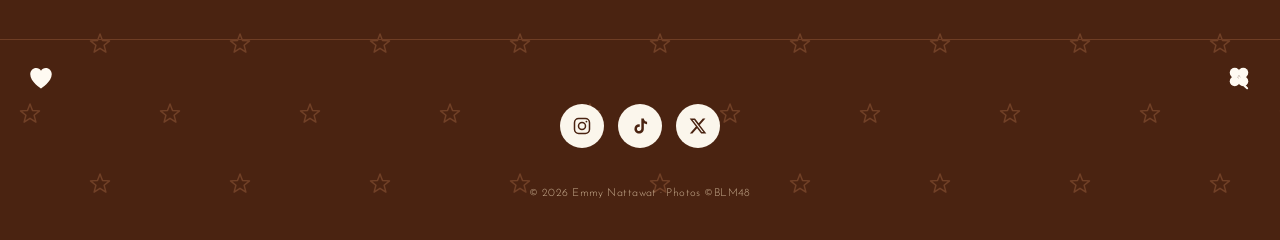
<file: profile.html>
<!doctype html>
<html lang="th">
<head>
  <meta charset="utf-8">
  <meta name="viewport" content="width=device-width, initial-scale=1, maximum-scale=1, user-scalable=no">
  <title>PROFILE · EMMY BLM48</title>
  <meta name="description" content="PROFILE — เอ็มมี่ BLM48 รุ่นที่ 3">
  <link rel="preconnect" href="https://fonts.googleapis.com">
  <link rel="preconnect" href="https://fonts.gstatic.com" crossorigin>
  <link href="https://fonts.googleapis.com/css2?family=Cormorant+Garamond:ital,wght@0,400;0,500;1,400&family=IBM+Plex+Sans+Thai+Looped:wght@300;400;500&family=Josefin+Sans:wght@300;400;600&family=Zen+Maru+Gothic:wght@400;500&display=swap" rel="stylesheet">
  <link rel="icon" type="image/jpeg" href="/images/logo.jpg">
  <link rel="apple-touch-icon" href="/images/icon-192.png">
  <link rel="manifest" href="/manifest.webmanifest">
  <meta property="og:image" content="https://emmyblm48officialsite.vercel.app/images/logo.jpg">
  <meta name="theme-color" content="#4a2311">
  <link rel="stylesheet" href="style.css">
</head>
<body class="page page-profile">

  <div class="booth">
  <header class="page-head">
    <a class="brand" href="/" aria-label="EMMY — หน้าแรก"><img src="images/logo.jpg" alt="" width="40" height="40"><span>EMMY</span></a>
    <nav class="crumbs" aria-label="ตำแหน่งหน้า"><a href="/">HOME</a><span aria-hidden="true">/</span><span aria-current="page">PROFILE</span></nav>
  </header>

  <main id="top">

  <!-- ===== PROFILE ===== -->
  <section class="section" id="profile">
    <h1 class="sec-tit">PROFILE<small>โปรไฟล์</small></h1>
    <div class="profile">
      <figure class="profile-photo">
        <img src="images/profiles/2026-04-24-sustainable.jpg" alt="เอ็มมี่ BLM48 — โปรไฟล์ Sustainable" loading="lazy" width="600" height="600">
      </figure>
      <div class="profile-body">
        <p class="profile-name">Emmy<span>エミー</span></p>
        <p class="profile-th">ณัฐวรรธ์ วงศ์ษารัตน์ · Nattawat Wongsarat</p>
        <dl class="profile-data">
          <div><dt>Generation</dt><dd>BLM48 3rd Generation</dd></div>
          <div><dt>Team</dt><dd>Bloom</dd></div>
          <div><dt>Position</dt><dd>BLM48 Vice Shihainin (รองผู้จัดการทั่วไป)</dd></div>
          <div><dt>Debut</dt><dd>26 March 2024</dd></div>
          <div><dt>Birthday</dt><dd>06 May 2005</dd></div>
          <div><dt>Oshimark</dt><dd><span class="oshimark" role="img" aria-label="ตุ๊กตาหมี">🧸</span></dd></div>
          <div><dt>Fandom</dt><dd>คุณหมี</dd></div>
          <div><dt>Province</dt><dd>Surat Thani</dd></div>
          <div><dt>Blood Type</dt><dd>B</dd></div>
          <div><dt>MBTI</dt><dd>ESFJ</dd></div>
          <div><dt>Election</dt><dd>1st General Election อันดับ 5</dd></div>
          <div><dt>Center</dt><dd>BINGO! · Celebration · Boku wa Inai · Rapsodi</dd></div>
          <div><dt>Producer</dt><dd>1st Solo Concert “RIDE THE RHYTHM” · Co-Producer BLM48 &amp; NPT48 Concert “This Letter Says ‘Marry Me’”</dd></div>
          <div><dt>Role Model</dt><dd>Sashihara Rino 指原莉乃</dd></div>
        </dl>
        <ul class="profile-stats">
          <li><b data-stat="senbatsu">7</b>Senbatsu</li>
          <li><b data-stat="center">4</b>Center</li>
          <li><b data-stat="videos">39</b>Movies</li>
          <li><b data-stat="eras">16</b>Profiles</li>
        </ul>
        <ul class="sns sns-profile">
          <li><a href="https://www.instagram.com/emmy.blm48official/" target="_blank" rel="noopener" aria-label="Instagram @emmy.blm48official"><svg viewBox="0 0 24 24" aria-hidden="true"><rect x="3" y="3" width="18" height="18" rx="5" fill="none" stroke="currentColor" stroke-width="1.8"/><circle cx="12" cy="12" r="4.2" fill="none" stroke="currentColor" stroke-width="1.8"/><circle cx="17.3" cy="6.7" r="1.1" fill="currentColor"/></svg></a></li>
          <li><a href="https://www.tiktok.com/@emmy.blm48official" target="_blank" rel="noopener" aria-label="TikTok @emmy.blm48official"><svg viewBox="0 0 24 24" aria-hidden="true"><path fill="currentColor" d="M16.6 3c.3 2.2 1.6 3.7 3.9 3.9v2.9c-1.4.1-2.7-.3-3.9-1v6.4c0 3.3-2.4 5.8-5.7 5.8-3.1 0-5.6-2.4-5.6-5.5 0-3.4 2.9-5.9 6.4-5.4v3c-1.6-.4-3.4.6-3.4 2.4 0 1.4 1.1 2.6 2.6 2.6 1.6 0 2.7-1.1 2.7-3V3h3z"/></svg></a></li>
          <li><a href="https://x.com/emmy_blm48" target="_blank" rel="noopener" aria-label="X @emmy_blm48"><svg viewBox="0 0 24 24" aria-hidden="true"><path fill="currentColor" d="M17.8 3h3.1l-6.8 7.7L22 21h-6.2l-4.9-6.3L5.3 21H2.2l7.3-8.3L2 3h6.4l4.4 5.8L17.8 3zm-1.1 16.2h1.7L7.4 4.7H5.6l11.1 14.5z"/></svg></a></li>
        </ul>
      </div>
    </div>
  </section>


  <nav class="page-nav" aria-label="หน้าอื่น">
    <a class="pn-prev" href="/"><small>BACK</small>HOME</a>
    <a class="pn-next" href="/history"><small>NEXT</small>HISTORY</a>
  </nav>

  </main>
  </div>

  <script src="data.js"></script>
  <script src="notify.js"></script>
  <script src="layout.js"></script>
  <script src="script.js"></script>
</body>
</html>
</file>
<file: style.css>
/* =========================================================
   EMMY · BLM48 — "4 cut photo" theme
   chocolate photobooth print · outlined stars · cream paper
   ========================================================= */
:root {
  --paper: #fbf6ec;        /* cream for prints, polaroid, buttons */
  --brown: #4a2311;        /* print background */
  --brown-deep: #3d1c0c;   /* alternate band */
  --brown-card: #5a2c16;   /* raised panels */
  --star: url("data:image/svg+xml,%3Csvg xmlns='http://www.w3.org/2000/svg' width='140' height='140'%3E%3Cg fill='none' stroke='%23714026' stroke-width='1.4' stroke-linejoin='round'%3E%3Cpolygon points='30.0,24.0 32.5,30.5 39.5,30.9 34.1,35.3 35.9,42.1 30.0,38.3 24.1,42.1 25.9,35.3 20.5,30.9 27.5,30.5'/%3E%3Cpolygon points='100.0,94.0 102.5,100.5 109.5,100.9 104.1,105.3 105.9,112.1 100.0,108.3 94.1,112.1 95.9,105.3 90.5,100.9 97.5,100.5'/%3E%3C/g%3E%3C/svg%3E");

  --ink: #f8f0e3;          /* cream text */
  --ink-2: #dfcbb3;
  --ink-3: #c9ae90;
  --line: #6e3d24;
  --i-heart: url("data:image/svg+xml,%3Csvg xmlns='http://www.w3.org/2000/svg' viewBox='0 0 24 24'%3E%3Cpath d='M12 21.2s-8.6-5.3-8.6-11.4C3.4 6.9 5.6 4.8 8.2 4.8c1.6 0 3 .8 3.8 2.1.8-1.3 2.2-2.1 3.8-2.1 2.6 0 4.8 2.1 4.8 5 0 6.1-8.6 11.4-8.6 11.4z'/%3E%3C/svg%3E");
  --i-arrow-l: url("data:image/svg+xml,%3Csvg xmlns='http://www.w3.org/2000/svg' viewBox='0 0 24 24' fill='none' stroke='%23000' stroke-width='1.6' stroke-linecap='round' stroke-linejoin='round'%3E%3Cpath d='M20 12H4.5M10 6.5 4.5 12l5.5 5.5'/%3E%3C/svg%3E");
  --i-arrow-r: url("data:image/svg+xml,%3Csvg xmlns='http://www.w3.org/2000/svg' viewBox='0 0 24 24' fill='none' stroke='%23000' stroke-width='1.6' stroke-linecap='round' stroke-linejoin='round'%3E%3Cpath d='M4 12h15.5M14 6.5l5.5 5.5-5.5 5.5'/%3E%3C/svg%3E");
  --accent: #f4b3c6;       /* soft pink heart */
  --red: #8e1f24;          /* curtain red */

  --en: "Josefin Sans", "IBM Plex Sans Thai Looped", sans-serif;
  --serif: "Cormorant Garamond", "IBM Plex Sans Thai Looped", serif;
  --th: "IBM Plex Sans Thai Looped", "Josefin Sans", sans-serif;
  --jp: "Zen Maru Gothic", "IBM Plex Sans Thai Looped", sans-serif;
}

* { box-sizing: border-box; margin: 0; padding: 0; }
html { scroll-behavior: smooth; touch-action: pan-x pan-y; -webkit-text-size-adjust: 100%; text-size-adjust: 100%; }
body {
  font-family: var(--th); font-weight: 300; color: var(--ink); line-height: 1.8; font-size: 15px;
  background: var(--star) 0 0 / 140px 140px, var(--brown); overflow-x: hidden;
}
img { max-width: 100%; height: auto; display: block; }
a { color: inherit; text-decoration: none; }
button { font: inherit; color: inherit; background: none; border: 0; cursor: pointer; }
:focus-visible { outline: 2px solid var(--accent); outline-offset: 3px; }
.heart { color: var(--accent); }
.ico { display: inline-block; width: 1.1em; height: 1.1em; vertical-align: -.18em; flex: none; }

/* ===== the print ===== */
.booth {
  min-height: 100svh;
  background: var(--star) 0 0 / 140px 140px, var(--brown);
}
.hatched { background: var(--star) 70px 70px / 140px 140px, var(--brown-deep); }

/* corner icons (heart + clover) */
.corner { position: absolute; top: 22px; width: 30px; height: 30px; color: #fffaf2; pointer-events: none; }
.corner svg { width: 100%; height: 100%; }
.corner-l { left: 26px; }
.corner-r { right: 26px; }
.hero .corner-r { right: 146px; }

/* ===== BELL (notifications) ===== */
.bell-btn {
  position: fixed; top: 20px; right: 78px; z-index: 120; width: 48px; height: 48px; display: grid; place-items: center;
  background: var(--paper); color: var(--brown); border-radius: 50%; box-shadow: 0 2px 10px #00000026;
}
.bell-btn .ico { width: 22px; height: 22px; }
.bell-btn:hover { color: #c4566f; }
.bell-count {
  position: absolute; top: -2px; right: -2px; min-width: 20px; height: 20px; padding: 0 5px; border-radius: 10px;
  background: #d9576f; color: #fff; font-family: var(--en); font-size: .7rem; line-height: 21px; text-align: center; border: 2px solid var(--brown);
}
.bell-count[hidden] { display: none; }

/* ===== MENU ===== */
.menu-btn {
  position: fixed; top: 20px; right: 20px; z-index: 120;
  width: 48px; height: 48px; display: grid; place-content: center; gap: 7px;
  background: var(--paper); border-radius: 50%; box-shadow: 0 2px 10px #00000026;
}
.menu-btn span { display: block; width: 24px; height: 1.5px; background: var(--brown); transition: transform .35s; }
.menu-btn[aria-expanded="true"] span:first-child { transform: translateY(4.25px) rotate(30deg); }
.menu-btn[aria-expanded="true"] span:last-child { transform: translateY(-4.25px) rotate(-30deg); }
.menu {
  position: fixed; inset: 0; z-index: 110;
  background: var(--star) 0 0 / 140px 140px, #3d1c0cf7;
  display: flex; flex-direction: column; align-items: center; justify-content: center; gap: 32px;
}
.menu[hidden] { display: none; }
.menu-badge { width: 96px; height: 96px; border-radius: 50%; border: 3px solid var(--paper); margin-bottom: -18px; }
.menu-logo { font-family: var(--en); font-weight: 300; font-size: 2.2rem; letter-spacing: .3em; }
.menu ul { list-style: none; text-align: center; }
.menu a { display: block; padding: 9px 0; font-family: var(--en); font-size: 1rem; letter-spacing: .35em; transition: color .2s; }
.menu a small { display: block; font-family: var(--th); font-size: .8rem; letter-spacing: .02em; color: var(--ink-3); }
.menu a:hover { color: var(--accent); }

/* ===== HERO — 4 cut photo ===== */
.hero { position: relative; padding: 26px clamp(20px, 7vw, 110px) 26px; }
.hero-caption { text-align: center; font-family: var(--jp); font-size: clamp(1.15rem, 2.6vw, 1.9rem); letter-spacing: .12em; margin-bottom: clamp(18px, 3vw, 30px); }
.hero-cuts { display: grid; grid-template-columns: 1fr 1fr; gap: clamp(10px, 2vw, 20px); max-width: min(860px, calc((100svh - 250px) * .8)); min-width: min(100%, 420px); margin: 0 auto; }
.cut { display: block; width: 100%; background: #2c140a; overflow: hidden; cursor: zoom-in; }
.cut img { width: 100%; aspect-ratio: 4 / 5; object-fit: cover; object-position: center 22%; transition: transform .6s ease; }
.cut:hover img { transform: scale(1.03); }
/* 4th cut: the teddy-bear cell, cropped out of the 4-cut print (cell ≈ x553–932, y683–1180 of 1080×1350) */
.cut-teddy { position: relative; aspect-ratio: 4 / 5; }
.cut-teddy img { position: absolute; max-width: none; aspect-ratio: auto; object-fit: fill; width: 285%; height: auto; left: -145.9%; top: -146.5%; }
.cut-teddy:hover img { transform: none; }
.hero-foot {
  display: grid; grid-template-columns: 1fr auto 1fr; align-items: end; gap: 16px;
  max-width: max(min(860px, calc((100svh - 250px) * .8)), min(100%, 560px)); margin: clamp(16px, 2.6vw, 26px) auto 0;
}
.cut-label { font-family: var(--serif); font-size: clamp(1.3rem, 2.8vw, 2.1rem); line-height: 1; color: #efe2cf; }
.hero-name { text-align: center; }
.hero-logo { display: block; font-family: var(--en); font-weight: 400; font-size: clamp(2.6rem, 7vw, 4.6rem); letter-spacing: .14em; line-height: 1; padding-left: .14em; }
.hero-sub { font-family: var(--en); font-size: clamp(.6875rem, 1.2vw, .85rem); letter-spacing: .32em; text-transform: uppercase; margin-top: 10px; }
.hero-date { justify-self: end; font-family: var(--en); font-size: clamp(1rem, 2vw, 1.35rem); letter-spacing: .04em; }

/* ===== PAGE HEADER (sub pages) ===== */
.page-head { display: flex; align-items: center; gap: 22px; padding: 22px clamp(20px, 5vw, 64px) 18px; padding-right: 150px; border-bottom: 1px solid var(--line); }
.brand { display: inline-flex; align-items: center; gap: 12px; font-family: var(--en); font-size: 1.15rem; letter-spacing: .28em; }
.brand img { width: 40px; height: 40px; border-radius: 50%; border: 2px solid var(--paper); }
.brand:hover span { color: var(--accent); }
.crumbs { display: flex; gap: 10px; font-family: var(--en); font-size: .75rem; letter-spacing: .16em; color: var(--ink-3); }
.crumbs a:hover { color: var(--ink); }
.crumbs [aria-current] { color: var(--ink); }
.menu a[aria-current="page"] { color: var(--accent); }

/* ===== PREV / NEXT ===== */
.page-nav { display: flex; justify-content: space-between; gap: 16px; max-width: 1040px; margin: 0 auto; padding: 0 clamp(20px, 7vw, 110px) 72px; }
.page-nav a { display: flex; flex-direction: column; gap: 4px; font-family: var(--en); font-size: 1rem; letter-spacing: .22em; transition: color .2s; }
.page-nav a small { font-size: .6875rem; letter-spacing: .2em; color: var(--ink-3); }
.page-nav a:hover { color: var(--accent); }
.pn-prev::before, .pn-next::after { content: ""; width: 1.1em; height: 1.1em; background: var(--ink-3); -webkit-mask: var(--i) center / contain no-repeat; mask: var(--i) center / contain no-repeat; }
.pn-prev::before { --i: var(--i-arrow-l); }
.pn-next { text-align: right; align-items: flex-end; }
.pn-next::after { --i: var(--i-arrow-r); order: -1; }

/* ===== BANNERS (little prints) ===== */
.banners { padding: 18px 0 6px; border-block: 1px solid var(--line); }
.banner-track {
  display: grid; grid-auto-flow: column; grid-auto-columns: clamp(240px, 28vw, 340px); gap: 14px;
  overflow-x: auto; scroll-snap-type: x mandatory; padding: 4px 26px 8px; scrollbar-width: none;
}
.banner-track::-webkit-scrollbar { display: none; }
.banner {
  scroll-snap-align: center; aspect-ratio: 3 / 1; padding: 12px 20px;
  display: flex; flex-direction: column; justify-content: center; line-height: 1.25;
  box-shadow: 0 6px 14px -8px #00000080; transition: transform .25s;
}
.banner:hover { transform: translateY(-2px) rotate(-.4deg); }
.banner small { font-family: var(--en); font-size: .6875rem; letter-spacing: .2em; text-transform: uppercase; }
.banner b { font-family: var(--en); font-weight: 400; font-size: clamp(1.2rem, 2vw, 1.55rem); letter-spacing: .05em; margin: 4px 0 2px; }
.banner span { font-size: .75rem; }
.b-pink { background: #f6dde2; color: #7a1f33; }
.b-white { background: #fbf6ec; color: #4a2311; }
.b-blue { background: #dde7f3; color: #23436e; }
.b-lilac { background: #e9e0f4; color: #4c3478; }
.b-cream { background: #f2e3c6; color: #5a3d0c; }
.banner-dots { display: flex; justify-content: center; gap: 10px; padding: 12px 0 8px; }
.banner-dots button { width: 7px; height: 7px; border-radius: 50%; background: #7b4a30; transition: background .2s; }
.banner-dots button.is-on { background: var(--ink); }

/* ===== SECTION ===== */
.section { position: relative; padding: clamp(72px, 10vw, 128px) clamp(20px, 7vw, 110px); }
.section > *, .inner { max-width: 1040px; margin-inline: auto; }
.sec-tit {
  font-family: var(--en); font-weight: 400; font-size: 1.15rem; letter-spacing: .55em; line-height: 1; text-align: center;
  margin-bottom: clamp(40px, 6vw, 64px); padding-left: .55em;
}
.sec-tit small { display: block; font-family: var(--th); font-size: .8rem; letter-spacing: .02em; color: var(--ink-3); margin-top: 12px; padding: 0; }
.sec-tit::after { content: ""; display: block; width: .8rem; height: .8rem; margin: 14px auto 0; background: var(--accent); -webkit-mask: var(--i-heart) center / contain no-repeat; mask: var(--i-heart) center / contain no-repeat; }
.sub-tit { font-family: var(--en); font-weight: 400; font-size: .9rem; letter-spacing: .4em; text-align: center; margin: 80px 0 28px; }

.view-more {
  display: flex; align-items: center; gap: 12px; margin: 36px 0 0 auto;
  font-family: var(--en); font-size: .8rem; letter-spacing: .18em;
}
.view-more::after { content: ""; width: 34px; height: 1px; background: var(--ink); transition: width .3s; }
.view-more:hover::after { width: 50px; }
.view-more[hidden] { display: none; }

/* category labels */
.pill {
  display: inline-block; font-family: var(--en); font-size: .6875rem; letter-spacing: .06em; line-height: 1;
  padding: 4px 8px 3px; border: 1px solid currentColor; border-radius: 2px; white-space: nowrap; vertical-align: middle;
}
.pill.senbatsu { color: #f4b6c8; }
.pill.center { color: #3a2410; background: #f0d58a; border-color: #f0d58a; }
.pill.under { color: #cdb8a3; }
.pill.cw { color: #d6c5f4; }
.pill.event, .pill.live { color: #bcd2f6; }
.pill.movie { color: #a9dcc6; }
.pill.teaser { color: #f5c49b; }
.pill.ver { color: var(--ink-2); }
.pill.team { color: #3d1c2f; background: #f2c3df; border-color: #f2c3df; }
.pill.role { color: #10313b; background: #bfe3ee; border-color: #bfe3ee; }

/* filter tabs: text only, each its own pastel, active = cream + underline */
.pills { display: flex; flex-wrap: wrap; justify-content: center; gap: 6px 26px; margin-bottom: 40px; }
.pill-btn {
  --c: var(--ink-2);
  position: relative; padding: 6px 2px 10px; color: var(--c);
  font-family: var(--en); font-size: .85rem; letter-spacing: .08em; transition: color .2s, opacity .2s;
}
.pill-btn::after {
  content: ""; position: absolute; left: 0; right: 0; bottom: 0; height: 1px; background: var(--ink);
  transform: scaleX(0); transition: transform .3s ease;
}
.pill-btn:hover { opacity: .75; }
.pill-btn.is-on { color: var(--ink); }
.pill-btn.is-on::after { transform: scaleX(1); }
[data-vfilter="song"], [data-filter="senbatsu"] { --c: #f4b6c8; }
[data-vfilter="mv"], [data-filter="cw"] { --c: #d6c5f4; }
[data-vfilter="center"], [data-filter="center"] { --c: #f0d58a; }
[data-vfilter="teaser"] { --c: #f5c49b; }
[data-vfilter="thai"], [data-filter="event"] { --c: #bcd2f6; }
[data-vfilter="male"] { --c: #a9dcc6; }
[data-filter="under"] { --c: #cdb8a3; }
[data-filter="team"] { --c: #f2c3df; }

/* ===== PROFILE ===== */
.profile { display: grid; grid-template-columns: minmax(240px, 400px) 1fr; gap: clamp(32px, 6vw, 80px); align-items: start; }
.profile-photo { background: #fbf6ec; padding: 12px 12px 44px; box-shadow: 0 10px 24px -12px #000000a0; transform: rotate(-1.5deg); position: relative; }
.profile-photo::after { content: "EMMY"; position: absolute; left: 0; right: 0; bottom: 12px; text-align: center; font-family: var(--en); font-size: .85rem; letter-spacing: .3em; color: var(--brown); }
.profile-photo img { width: 100%; aspect-ratio: 1; object-fit: cover; }
.profile-name { font-family: var(--en); font-weight: 300; font-size: clamp(2.4rem, 5vw, 3.4rem); letter-spacing: .1em; line-height: 1.1; }
.profile-name span { font-family: var(--jp); font-size: .9rem; letter-spacing: .3em; color: var(--accent); margin-left: 16px; vertical-align: middle; }
.profile-th { color: var(--ink-2); margin-top: 6px; font-size: .9rem; }
.profile-data { margin-top: 32px; border-top: 1px solid var(--line); }
.profile-data div { display: grid; grid-template-columns: 120px 1fr; gap: 12px; padding: 11px 0; border-bottom: 1px solid var(--line); }
.profile-data dt { font-family: var(--en); font-size: .72rem; letter-spacing: .14em; text-transform: uppercase; color: var(--ink-3); padding-top: 3px; }
.profile-data dd { font-size: .92rem; }
.oshimark { font-size: 1.2rem; line-height: 1; }
.profile-stats { list-style: none; display: grid; grid-template-columns: repeat(4, 1fr); margin-top: 32px; }
.profile-stats li { text-align: center; font-family: var(--en); font-size: .6875rem; letter-spacing: .14em; color: var(--ink-3); text-transform: uppercase; }
.profile-stats li + li { border-left: 1px solid var(--line); }
.profile-stats b { display: block; font-weight: 300; font-size: clamp(1.8rem, 3vw, 2.4rem); color: var(--ink); letter-spacing: 0; line-height: 1.3; }

/* ===== SNS ===== */
.sns { list-style: none; display: flex; gap: 14px; }
.sns a { display: grid; place-items: center; width: 44px; height: 44px; border-radius: 50%; background: var(--paper); color: var(--brown); transition: transform .2s, background .2s; }
.sns a:hover { transform: translateY(-2px); background: #fff; }
.sns svg { width: 20px; height: 20px; }
.sns-profile { margin-top: 32px; }
.sns-footer { justify-content: center; margin-bottom: 36px; }

/* ===== HISTORY ===== */
.sched { list-style: none; }
.sched li { display: grid; grid-template-columns: 96px 1fr; gap: 18px; padding: 14px 0; border-bottom: 1px dashed var(--line); }
.sched-date { font-family: var(--en); line-height: 1.1; }
.sched-date b { display: block; font-weight: 400; font-size: 1.5rem; letter-spacing: .02em; }
.sched-date span { font-size: .6875rem; letter-spacing: .1em; color: var(--ink-3); }
.sched-body { padding-top: 2px; }
.sched-tags { display: flex; gap: 6px; flex-wrap: wrap; align-items: center; margin-bottom: 6px; }
.sched-new { font-family: var(--en); font-size: .6875rem; color: var(--accent); letter-spacing: .08em; }
.sched-title { font-size: .92rem; line-height: 1.6; }
.sched-title button, .sched-title a { text-align: left; transition: color .2s; }
.sched-title button:hover, .sched-title a:hover { color: var(--accent); }
.sched-title small { color: var(--ink-2); }

/* ===== MOVIE ===== */
.movies { display: grid; grid-template-columns: repeat(3, 1fr); gap: 40px 28px; }
.movie { display: block; text-align: left; align-self: start; }
.movie-thumb { position: relative; aspect-ratio: 16 / 9; overflow: hidden; background: #2c140a; }
.movie-thumb img { width: 100%; height: 100%; object-fit: cover; transition: transform .6s ease, opacity .3s; }
.movie:hover .movie-thumb img { transform: scale(1.05); opacity: .85; }
/* Music Video: MV photos 2×2, then title + WATCH (plays the clip) */
.mv-rows { display: grid; grid-template-columns: 1fr 1fr; gap: 56px 28px; align-items: start; }
.mv-shots { position: relative; display: grid; grid-template-columns: 1fr 1fr; gap: 8px; }
.mv-foot { display: flex; align-items: flex-start; justify-content: space-between; gap: 16px; }
.mv-foot .movie-meta { min-width: 0; }
.mv-watch {
  flex: none; display: inline-flex; align-items: center; gap: 8px; margin-top: 14px; padding: 9px 16px 8px;
  border: 1px solid var(--ink); font-family: var(--en); font-size: .75rem; letter-spacing: .18em; color: var(--ink);
  transition: background .25s, color .25s;
}
.mv-watch .ico { width: .85em; height: .85em; }
.mv-watch:hover { background: var(--paper); color: var(--brown); border-color: var(--paper); }
.mv-watch:active { transform: scale(.96); }
.mv-shot { display: block; aspect-ratio: 16 / 9; overflow: hidden; background: #2c140a; }
.mv-shot img { width: 100%; height: 100%; object-fit: cover; transition: transform .6s ease, opacity .3s; }
.mv-shot:hover img { transform: scale(1.06); opacity: .85; }
.mv-shot:active img { transform: scale(.97); transition: transform .15s; }
.movie-thumb .play {
  position: absolute; left: 50%; top: 50%; translate: -50% -50%; width: 46px; height: 46px; border-radius: 50%;
  border: 1px solid #fff; display: grid; place-items: center; color: #fff; padding-left: 2px;
  background: #00000040; transition: background .25s, color .25s;
}
.movie-thumb .play .ico { width: 16px; height: 16px; }
.movie:hover .play { background: var(--paper); color: var(--brown); border-color: var(--paper); }
.movie-meta { margin-top: 14px; }
.movie-views { display: inline-flex; align-items: center; gap: 4px; margin-left: 12px; font-family: var(--en); font-size: .72rem; letter-spacing: .06em; color: var(--accent); }
.movie-views .ico { width: .8em; height: .8em; }
.views-total { text-align: center; margin: -12px auto 44px; padding: 22px 20px 20px; max-width: 520px; background: var(--brown-card); box-shadow: 0 10px 24px -14px #000000b0; }
.views-total[hidden] { display: none; }
.views-label { font-family: var(--en); font-size: .75rem; letter-spacing: .3em; padding-left: .3em; color: var(--ink-2); }
.views-label small { display: block; font-family: var(--th); font-size: .75rem; letter-spacing: .02em; color: var(--ink-3); margin-top: 6px; }
.views-num { margin-top: 10px; font-family: var(--en); line-height: 1; }
.views-num b { font-weight: 300; font-size: clamp(2.2rem, 6vw, 3.2rem); letter-spacing: .02em; }
.views-num span { font-size: .8rem; letter-spacing: .2em; color: var(--accent); margin-left: 8px; }
.views-sub { margin-top: 10px; font-size: .75rem; color: var(--ink-3); }
.movie-meta time { font-family: var(--en); font-size: .75rem; letter-spacing: .1em; color: var(--ink-3); }
.movie-meta h3 { font-weight: 400; font-size: .95rem; line-height: 1.5; margin-top: 4px; }
.movie-meta p { font-size: .8rem; color: var(--ink-2); line-height: 1.5; }

/* ===== DISCOGRAPHY TABS ===== */
.dtabs { display: grid; grid-template-columns: repeat(3, 1fr); max-width: 760px; margin: 0 auto 40px; border: 1px solid var(--line); }
.dtab { position: relative; padding: 18px 10px 16px; font-family: var(--en); font-size: .85rem; letter-spacing: .2em; color: var(--ink-2); transition: background .2s, color .2s; }
.dtab + .dtab { border-left: 1px solid var(--line); }
.dtab small { display: block; font-family: var(--th); font-size: .72rem; letter-spacing: .02em; color: var(--ink-3); margin-top: 6px; }
.dtab b { position: absolute; top: 8px; right: 10px; font-weight: 400; font-size: .68rem; letter-spacing: 0; color: var(--ink-3); }
.dtab:hover { color: var(--ink); }
.dtab.is-on { background: var(--paper); color: var(--brown); }
.dtab.is-on small, .dtab.is-on b { color: #8a5a3f; }
.dpanel[hidden] { display: none; }
.dsort { display: flex; justify-content: center; align-items: center; flex-wrap: wrap; gap: 8px; margin: -16px 0 30px; }
.dsort[hidden] { display: none; }
.dsort-label { font-family: var(--en); font-size: .7rem; letter-spacing: .2em; color: var(--ink-3); margin-right: 6px; text-align: right; line-height: 1.2; }
.dsort-label small, .dsort-btn small { display: block; font-family: var(--th); font-size: .66rem; letter-spacing: .02em; }
.dsort-btn { font-family: var(--en); font-size: .72rem; letter-spacing: .14em; line-height: 1.3; padding: 7px 16px 6px; border: 1px solid var(--line); border-radius: 999px; color: var(--ink-2); transition: background .2s, color .2s, border-color .2s; }
.dsort-btn small { color: var(--ink-3); }
.dsort-btn:not(.is-on):not(:disabled):hover { border-color: var(--accent); color: var(--ink); }
.dsort-btn.is-on { background: var(--paper); border-color: var(--paper); color: var(--brown); }
.dsort-btn.is-on small { color: #8a5a3f; }
.dsort-btn:disabled { opacity: .4; cursor: default; }
.rank { position: absolute; left: 0; top: 0; min-width: 40px; height: 40px; padding: 0 8px; display: grid; place-items: center; font-family: var(--en); font-size: 1.05rem; background: #2a1208d9; color: var(--ink); }
.rank-1 { background: #e9c46a; color: var(--brown); }
.rank-2 { background: #d9d4cc; color: var(--brown); }
.rank-3 { background: #c98b5e; color: var(--brown); }
.d-empty { display: flex; align-items: center; justify-content: center; gap: 10px; grid-column: 1 / -1; padding: 56px 0; color: var(--ink-3); border: 1px dashed var(--line); }
.mags { display: grid; grid-template-columns: repeat(4, 1fr); gap: 34px 22px; }
.mag { text-align: left; display: block; align-self: start; }
.mag-img { aspect-ratio: 4 / 5; overflow: hidden; background: #2c140a; border: 8px solid var(--paper); box-shadow: 0 10px 24px -14px #000000b0; }
.mag-img img { width: 100%; height: 100%; object-fit: cover; transition: transform .6s ease; }
.mag:hover .mag-img img { transform: scale(1.04); }

/* ===== PHOTO (booth cells) ===== */
.photos { display: grid; grid-template-columns: repeat(4, 1fr); gap: 34px 22px; }
.photo { text-align: left; display: block; align-self: start; }
.photo[hidden] { display: none; }
.photo-img { overflow: hidden; background: #2c140a; }
.photo-img img { width: 100%; aspect-ratio: 4 / 5; object-fit: cover; object-position: center 20%; transition: transform .6s ease; }
.photo:hover .photo-img img { transform: scale(1.05); }
.photo-meta { margin-top: 12px; }
.photo-meta time { font-family: var(--en); font-size: .72rem; letter-spacing: .1em; color: var(--ink-3); }
.photo-meta h3 { font-weight: 400; font-size: .92rem; line-height: 1.45; margin: 4px 0 2px; }
.photo-meta p { font-size: .8rem; color: var(--ink-2); line-height: 1.5; }

/* ===== GALLERY (masonry) ===== */
.gallery { columns: 3 260px; column-gap: 16px; }
.g-item { display: block; width: 100%; margin-bottom: 16px; break-inside: avoid; overflow: hidden; background: #2c140a; }
.g-item img { width: 100%; height: auto; transition: transform .6s ease; }
.g-item:hover img { transform: scale(1.04); }

/* ===== CHAMP OF THE MONTH ===== */
.champs { display: grid; gap: 48px; }
.champ { display: grid; grid-template-columns: minmax(220px, 340px) 1fr; gap: clamp(28px, 5vw, 56px); align-items: start; background: var(--brown-card); padding: clamp(18px, 3vw, 32px); box-shadow: 0 10px 24px -14px #000000b0; }
.champ-img img { width: 100%; }
.champ-no { font-family: var(--en); font-size: .72rem; letter-spacing: .2em; color: var(--accent); }
.champ h3 { font-family: var(--serif); font-weight: 500; font-size: clamp(1.6rem, 3vw, 2.1rem); letter-spacing: .02em; margin: 2px 0 16px; }
.champ-text { font-size: .9rem; line-height: 1.95; max-height: 15em; overflow: hidden; position: relative; }
.champ-text::after { content: ""; position: absolute; left: 0; right: 0; bottom: 0; height: 4em; background: linear-gradient(#5a2c1600, var(--brown-card)); pointer-events: none; }
.champ-text.is-open { max-height: none; }
.champ-text.is-open::after { display: none; }
.champ-text p + p { margin-top: 1em; }
.champ-toggle { margin: 20px 0 0; }

/* ===== MESSAGE ===== */
.message { max-width: 640px !important; text-align: center; }
.message p + p { margin-top: 20px; }
.message-lead { font-size: clamp(1.25rem, 2.4vw, 1.6rem); font-weight: 400; line-height: 1.6; margin-bottom: 32px; }
.message-jp { font-family: var(--jp); color: var(--ink-2); }
.message-sign { font-family: var(--serif); font-size: 1.4rem; letter-spacing: .06em; margin-top: 32px !important; }
.why { margin-top: 56px !important; padding-top: 28px; border-top: 1px solid var(--line); font-size: .85rem; color: var(--ink-2); }
.why b { font-weight: 500; color: var(--ink); }

/* ===== FOOTER (print bottom edge) ===== */
.footer { position: relative; text-align: center; padding: 64px clamp(20px, 7vw, 110px) 36px; border-top: 1px solid var(--line); }
.footer-copy { font-family: var(--en); font-size: .6875rem; letter-spacing: .04em; color: var(--ink-3); }

/* ===== LIGHTBOX & PLAYER ===== */
.lightbox, .player { position: fixed; inset: 0; z-index: 300; background: #2a1208f2; }
.lightbox { display: grid; grid-template-columns: 64px 1fr 64px; align-items: center; padding: 24px 8px; }
.lightbox[hidden], .player[hidden] { display: none; }
.lightbox figure { grid-column: 2; display: flex; flex-direction: column; align-items: center; }
.lightbox img { max-height: 80vh; border: 10px solid var(--paper); }
.lightbox figcaption, .player-cap { font-family: var(--en); font-size: .8rem; letter-spacing: .02em; color: var(--ink-2); margin-top: 16px; text-align: center; }
.lb-btn { width: 52px; height: 52px; border-radius: 50%; display: grid; place-items: center; color: var(--ink); }
.lb-btn .ico { width: 28px; height: 28px; }
.lb-btn:hover { color: var(--accent); }
.lb-close { position: absolute; top: 20px; right: 24px; }
.lb-prev { grid-column: 1; }
.lb-next { grid-column: 3; }
.player { display: grid; place-items: center; padding: 72px 16px 24px; }
.player-box { width: min(100%, 980px); }
.player-frame { aspect-ratio: 16 / 9; background: #000; overflow: hidden; }
.player-frame iframe { width: 100%; height: 100%; border: 0; display: block; }
.player-cap { display: flex; justify-content: space-between; gap: 16px; flex-wrap: wrap; text-align: left; }
.player-cap a { color: var(--ink); border-bottom: 1px solid currentColor; }
.player-cap .ico { width: 1em; height: 1em; vertical-align: -.12em; }
.player-close { position: absolute; top: 20px; right: 24px; }

/* ===== NOTIFICATIONS PAGE ===== */
.notif-wrap { max-width: 720px; }
.push-box { display: flex; align-items: center; justify-content: space-between; gap: 14px 20px; flex-wrap: wrap; background: var(--brown-card); padding: 18px 22px; margin-bottom: 36px; box-shadow: 0 10px 24px -14px #000000b0; }
.push-box.is-on { box-shadow: inset 3px 0 0 var(--accent), 0 10px 24px -14px #000000b0; }
.push-state { flex: 1 1 260px; font-size: .9rem; line-height: 1.6; color: var(--ink-2); }
.push-actions { display: flex; gap: 10px; }
.push-btn, .push-test { font-family: var(--en); font-size: .78rem; letter-spacing: .12em; padding: 11px 18px; border-radius: 999px; }
.push-btn { background: var(--paper); color: var(--brown); }
.push-btn:hover { background: var(--accent); }
.push-test { border: 1px solid var(--ink-3); }
.push-test:hover { border-color: var(--accent); color: var(--accent); }
.push-btn[hidden], .push-test[hidden] { display: none; }
.notif-pills { margin-bottom: 8px; }
.notif-group { font-family: var(--en); font-weight: 400; font-size: .85rem; letter-spacing: .3em; margin: 34px 0 6px; }
.notif-group small { font-family: var(--th); font-size: .75rem; letter-spacing: .02em; color: var(--ink-3); margin-left: 12px; }
.notif-ul { list-style: none; }
.notif a { position: relative; display: grid; grid-template-columns: 46px 1fr; gap: 14px; align-items: start; padding: 14px 28px 14px 0; border-bottom: 1px dashed var(--line); transition: background .2s; }
.notif a:hover { background: #ffffff08; }
.notif-ico { width: 46px; height: 46px; border-radius: 50%; display: grid; place-items: center; background: var(--paper); color: var(--brown); }
.notif-ico .ico { width: 22px; height: 22px; }
.notif-anniv { color: #c4566f; }
.notif.is-today .notif-ico { background: var(--accent); color: var(--brown); }
.notif-meta { display: block; font-family: var(--en); font-size: .68rem; letter-spacing: .1em; color: var(--ink-3); margin-bottom: 2px; }
.notif.is-today .notif-meta { color: var(--accent); }
.notif b { display: block; font-weight: 500; font-size: .95rem; line-height: 1.5; }
.notif small { display: block; font-size: .8rem; color: var(--ink-3); line-height: 1.5; margin-top: 2px; }
.notif.is-unread a::after { content: ""; position: absolute; right: 6px; top: 50%; width: 9px; height: 9px; margin-top: -4px; border-radius: 50%; background: var(--accent); }
.notif-empty { display: flex; align-items: center; justify-content: center; gap: 10px; color: var(--ink-3); padding: 48px 0; }

/* ===== ANNIVERSARY NOTICE ===== */
.anniv {
  position: fixed; right: 20px; bottom: 20px; z-index: 250; width: min(360px, calc(100vw - 32px));
  max-height: min(70vh, 480px); overflow: auto; background: var(--paper); color: var(--brown);
  padding: 18px 44px 16px 20px; box-shadow: 0 18px 40px -16px #000000c0;
  opacity: 0; transform: translateY(16px); transition: opacity .5s ease, transform .5s ease;
}
.anniv.in { opacity: 1; transform: none; }
.anniv-head { display: flex; align-items: center; gap: 8px; font-family: var(--en); font-size: .8rem; letter-spacing: .3em; margin-bottom: 10px; }
.anniv-head .ico { color: #d9798f; }
.anniv ul { list-style: none; }
.anniv li { padding: 10px 0; border-top: 1px dashed #4a231133; line-height: 1.5; }
.anniv-when { display: block; font-family: var(--en); font-size: .7rem; letter-spacing: .12em; color: #8a5a3f; }
.anniv li.is-today .anniv-when { color: #c4566f; }
.anniv b { display: block; font-weight: 500; font-size: .95rem; }
.anniv small { display: block; font-size: .78rem; color: #7a4d35; }
.anniv-all { display: inline-flex; align-items: center; gap: 6px; margin-top: 10px; font-size: .8rem; color: #8a5a3f; border-bottom: 1px solid currentColor; }
.anniv-all:hover { color: #c4566f; }
.anniv-close { position: absolute; top: 10px; right: 10px; width: 32px; height: 32px; display: grid; place-items: center; color: var(--brown); }
.anniv-close .ico { width: 18px; height: 18px; }
@media (max-width: 600px) { .anniv { right: 16px; bottom: 16px; } }

/* ===== REVEAL ===== */
.reveal { opacity: 0; transform: translateY(18px); transition: opacity .8s ease, transform .8s ease; }
.reveal.in { opacity: 1; transform: none; }
@media (prefers-reduced-motion: reduce) {
  html { scroll-behavior: auto; }
  .reveal, .anniv { opacity: 1; transform: none; transition: none; }
  .banner:hover { transform: none; }
}

/* ===== MOTION ===== */
@view-transition { navigation: auto; }
::view-transition-old(root) { animation: .25s ease both page-out; }
::view-transition-new(root) { animation: .45s cubic-bezier(.2, .7, .2, 1) both page-in; }
@keyframes page-out { to { opacity: 0; transform: translateY(-8px); } }
@keyframes page-in { from { opacity: 0; transform: translateY(14px); } }

/* camera flash + the 4 cuts developing */
.flash { position: fixed; inset: 0; z-index: 400; background: #fffaf2; pointer-events: none; animation: flash 1.1s ease-out forwards; }
@keyframes flash { 0% { opacity: 0; } 8% { opacity: .95; } 100% { opacity: 0; } }
.hero-cuts.is-developing .cut { animation: develop 1.4s cubic-bezier(.2, .7, .2, 1) both; }
.hero-cuts.is-developing .cut:nth-child(1) { animation-delay: .25s; }
.hero-cuts.is-developing .cut:nth-child(2) { animation-delay: .5s; }
.hero-cuts.is-developing .cut:nth-child(3) { animation-delay: .75s; }
.hero-cuts.is-developing .cut:nth-child(4) { animation-delay: 1s; }
@keyframes develop {
  0% { opacity: 0; transform: translateY(18px) rotate(-1.2deg); filter: sepia(1) brightness(1.7) blur(6px); }
  55% { opacity: 1; filter: sepia(.4) brightness(1.15) blur(1px); }
  100% { opacity: 1; transform: none; filter: none; }
}
.hero-caption, .hero-foot { animation: rise .9s .2s cubic-bezier(.2, .7, .2, 1) both; }
.hero-foot { animation-delay: 1.3s; }

/* items rising in */
.pop { opacity: 0; transform: translateY(16px) scale(.985); }
.pop.in { opacity: 1; transform: none; transition: opacity .6s ease var(--d, 0ms), transform .7s cubic-bezier(.2, .7, .2, 1) var(--d, 0ms); }
.banner.pop.in:hover { transform: translateY(-2px) rotate(-.4deg); transition-delay: 0ms; }
@keyframes rise { from { opacity: 0; transform: translateY(16px); } }

/* little life in the icons */
.corner-l svg, .sec-tit::after, .heart .ico { animation: beat 2.6s ease-in-out infinite; transform-origin: center; }
.corner-r svg { animation: sway 4s ease-in-out infinite; transform-origin: 50% 90%; }
@keyframes beat { 0%, 40%, 100% { transform: scale(1); } 10% { transform: scale(1.18); } 20% { transform: scale(.96); } 30% { transform: scale(1.1); } }
@keyframes sway { 0%, 100% { transform: rotate(-6deg); } 50% { transform: rotate(6deg); } }
.corner-l { pointer-events: auto; cursor: pointer; }
.heart { cursor: pointer; }
.bell-btn.has-unread .ico { animation: ring 4s ease-in-out infinite; transform-origin: 50% 10%; }
@keyframes ring { 0%, 86%, 100% { transform: rotate(0); } 88% { transform: rotate(16deg); } 91% { transform: rotate(-14deg); } 94% { transform: rotate(8deg); } 97% { transform: rotate(-4deg); } }
.bell-count:not([hidden]) { animation: badge .5s 1s cubic-bezier(.3, 1.6, .5, 1) both; }
@keyframes badge { from { transform: scale(0); } }
.rank { animation: badge .45s cubic-bezier(.3, 1.6, .5, 1) both; }

/* buttons give a little press */
.pill-btn, .dsort-btn, .dtab, .bell-btn, .menu-btn, .push-btn, .push-test, .view-more, .lb-btn, .sns a { transition-property: transform, background, color, border-color, opacity; }
.pill-btn:active, .dsort-btn:active, .dtab:active, .bell-btn:active, .menu-btn:active, .push-btn:active, .push-test:active, .view-more:active, .sns a:active { transform: scale(.95); }
.movie:active .movie-thumb, .mag:active .mag-img, .photo:active .photo-img { transform: scale(.98); transition: transform .15s; }

/* menu & overlays */
.menu:not([hidden]) { animation: fade .35s ease both; }
.menu:not([hidden]) li { animation: rise .5s cubic-bezier(.2, .7, .2, 1) both; }
.menu:not([hidden]) li:nth-child(2) { animation-delay: .04s; } .menu:not([hidden]) li:nth-child(3) { animation-delay: .08s; }
.menu:not([hidden]) li:nth-child(4) { animation-delay: .12s; } .menu:not([hidden]) li:nth-child(5) { animation-delay: .16s; }
.menu:not([hidden]) li:nth-child(6) { animation-delay: .2s; } .menu:not([hidden]) li:nth-child(7) { animation-delay: .24s; }
.menu:not([hidden]) li:nth-child(8) { animation-delay: .28s; } .menu:not([hidden]) li:nth-child(9) { animation-delay: .32s; }
.menu:not([hidden]) .menu-badge { animation: badge .6s .1s cubic-bezier(.3, 1.6, .5, 1) both; }
.lightbox:not([hidden]), .player:not([hidden]) { animation: fade .3s ease both; }
.lightbox:not([hidden]) img, .player:not([hidden]) .player-box { animation: zoom-in .45s cubic-bezier(.2, .7, .2, 1) both; }
.dpanel:not([hidden]) { animation: fade .4s ease both; }
@keyframes fade { from { opacity: 0; } }
@keyframes zoom-in { from { opacity: 0; transform: scale(.94) translateY(10px); } }

/* floating hearts */
.float-heart { position: fixed; z-index: 450; width: 18px; height: 18px; margin: -9px 0 0 -9px; color: var(--accent); pointer-events: none; animation: float-up 1.1s cubic-bezier(.2, .7, .3, 1) both; }
.float-heart .ico { width: 100%; height: 100%; }
@keyframes float-up {
  0% { opacity: 0; transform: translate(0, 0) scale(.2) rotate(0); }
  15% { opacity: 1; }
  100% { opacity: 0; transform: translate(var(--dx), var(--dy)) scale(var(--s)) rotate(var(--rot)); }
}

@media (prefers-reduced-motion: reduce) {
  ::view-transition-old(root), ::view-transition-new(root) { animation: none; }
  *, *::before, *::after { animation: none !important; }
  .pop { opacity: 1; transform: none; }
}

/* ===== PHOTOBOOTH ===== */
.pb { max-width: 1040px; margin: 0 auto; scroll-margin-top: 0; }
.pb [hidden] { display: none !important; } /* the camera error box and SHARE set their own display */
.pb-step:not([hidden]) { animation: fade .45s ease both; }
.pb-tit { font-family: var(--en); font-weight: 400; font-size: 1rem; letter-spacing: .32em; text-align: center; margin-bottom: 28px; }
.pb-tit small { display: block; font-family: var(--th); font-size: .82rem; letter-spacing: .02em; color: var(--ink-3); margin-top: 6px; }
.pb-btn {
  display: inline-flex; align-items: center; justify-content: center; gap: 8px; min-height: 46px; padding: 12px 26px 10px;
  border: 1px solid var(--ink); font-family: var(--en); font-size: .82rem; letter-spacing: .2em; color: var(--ink); cursor: pointer;
  transition: background .25s, color .25s, border-color .25s, transform .15s, opacity .2s;
}
.pb-btn:hover { background: var(--paper); color: var(--brown); border-color: var(--paper); }
.pb-btn:active { transform: scale(.96); }
.pb-btn:disabled { opacity: .4; pointer-events: none; }
.pb-shoot { background: var(--paper); color: var(--brown); border-color: var(--paper); }
.pb-shoot:hover { background: var(--accent); border-color: var(--accent); }
.pb-ghost { border-color: var(--line); color: var(--ink-2); }
.pb-actions { display: flex; flex-wrap: wrap; justify-content: center; gap: 12px; margin-top: 28px; }

/* the booth: cream cabin, START card, red curtain with a white ribbon */
.pb-booth { width: min(400px, 100%); margin: 0 auto; background: var(--paper); padding: 0 16px 18px; box-shadow: 0 24px 40px -22px #000000c0; }
.pb-sign {
  margin: 0 -16px 16px; padding: 16px 10px 12px; background: var(--red); color: var(--paper); text-align: center;
  font-family: var(--en); font-size: 1.35rem; letter-spacing: .3em; padding-left: calc(10px + .3em); line-height: 1.1;
}
.pb-sign small { display: block; font-family: var(--serif); font-style: italic; font-size: 1rem; letter-spacing: .06em; margin-top: 6px; color: #f6d3dc; }
.pb-body { display: grid; grid-template-columns: 1fr 1.25fr; gap: 14px; aspect-ratio: 4 / 4.2; }
.pb-panel { display: flex; flex-direction: column; align-items: center; justify-content: center; gap: 18px; background: #efe3cf; padding: 14px 10px; }
.pb-start {
  width: 100%; aspect-ratio: 3 / 4; display: flex; flex-direction: column; align-items: center; justify-content: center; gap: 6px;
  background: #fff; color: var(--red); border: 1px solid #e3d3bb; box-shadow: 0 6px 14px -8px #00000059;
  font-family: var(--en); font-size: 1.5rem; letter-spacing: .14em; transition: transform .2s, box-shadow .2s;
}
.pb-start small { font-family: var(--th); font-size: .78rem; letter-spacing: 0; color: #9a5a4b; }
.pb-start:hover { transform: translateY(-2px) rotate(-1deg); box-shadow: 0 10px 18px -8px #00000073; }
.pb-start:active { transform: scale(.97); }
.pb-howto-btn { padding: 8px 16px 6px; border-radius: 999px; background: var(--red); color: var(--paper); font-family: var(--serif); font-style: italic; font-size: 1rem; }
.pb-howto-btn:hover { background: #a62b31; }
.pb-curtain {
  position: relative; overflow: hidden; background: #2a1208;
}
.pb-curtain::before {
  content: ""; position: absolute; inset: 0; transform-origin: right center; transition: transform .6s cubic-bezier(.6, 0, .3, 1);
  background: repeating-linear-gradient(90deg, #7a1a1f 0 6px, #9c262c 6px 16px, #8e1f24 16px 22px, #6d161b 22px 26px);
  box-shadow: inset 0 -18px 18px -14px #00000080;
  animation: curtain-sway 5s ease-in-out infinite;
}
.pb-tie { position: absolute; left: 10%; top: 16%; width: 30%; height: auto; filter: drop-shadow(0 2px 3px #0000004d); transition: opacity .3s; }
.pb-booth.is-open .pb-curtain::before { transform: scaleX(.12); animation: none; }
.pb-booth.is-open .pb-tie { opacity: 0; }
@keyframes curtain-sway { 0%, 100% { transform: skewX(0); } 50% { transform: skewX(-1.2deg); } }

/* frame cards */
.pb-opts { display: flex; flex-wrap: wrap; justify-content: center; align-items: center; gap: 14px 40px; margin-bottom: 8px; }
.pb-opt { display: flex; align-items: baseline; gap: 18px; }
.pb-opt > span { font-family: var(--en); font-size: .75rem; letter-spacing: .2em; color: var(--ink-3); }
.pb-check { display: flex; align-items: center; gap: 12px; cursor: pointer; font-family: var(--en); font-size: .85rem; letter-spacing: .12em; }
.pb-check small { display: block; font-family: var(--th); font-size: .75rem; letter-spacing: 0; color: var(--ink-3); }
.pb-check input { appearance: none; flex: none; width: 22px; height: 22px; border: 1px solid var(--ink-2); display: grid; place-items: center; cursor: pointer; }
.pb-check input::after { content: ""; width: 12px; height: 12px; background: var(--accent); -webkit-mask: var(--i-heart) center / contain no-repeat; mask: var(--i-heart) center / contain no-repeat; transform: scale(0); transition: transform .2s cubic-bezier(.3, 1.6, .5, 1); }
.pb-check input:checked { border-color: var(--accent); }
.pb-check input:checked::after { transform: scale(1); }
.pb-group { font-family: var(--en); font-weight: 400; font-size: .85rem; letter-spacing: .3em; margin: 44px 0 22px; padding-bottom: 10px; border-bottom: 1px solid var(--line); display: flex; align-items: baseline; gap: 14px; }
.pb-group small { font-family: var(--th); font-size: .78rem; letter-spacing: 0; color: var(--ink-3); }
.pb-frames { display: grid; grid-template-columns: repeat(5, 1fr); gap: 32px 20px; align-items: end; }
.pb-frames.is-strip { grid-template-columns: repeat(6, 1fr); }
.pb-frame { position: relative; display: flex; flex-direction: column; align-items: center; gap: 14px; text-align: center; }
.pb-frames.is-strip .pb-frame-img { width: 72%; }
.pb-frame-img { width: 100%; height: auto; box-shadow: 0 14px 24px -16px #000000c0; transition: transform .35s cubic-bezier(.2, .7, .2, 1); }
.pb-now {
  position: absolute; top: -10px; right: -6px; z-index: 1; padding: 5px 9px 3px; background: var(--accent); color: var(--brown);
  font-family: var(--en); font-size: .7rem; font-weight: 600; letter-spacing: .14em; transform: rotate(6deg);
}
.pb-frame:hover .pb-frame-img { transform: translateY(-4px) rotate(-1.2deg); }
.pb-frame:active .pb-frame-img { transform: scale(.97); }
.pb-frame-name { font-family: var(--en); font-size: .85rem; letter-spacing: .16em; }
.pb-frame-name small { display: block; font-family: var(--th); font-size: .78rem; letter-spacing: 0; color: var(--ink-3); margin-top: 2px; }

/* camera */
.pb-emmy { text-align: center; margin-bottom: 20px; }
.pb-emmy p { font-size: .85rem; color: var(--ink-2); margin-bottom: 10px; }
.pb-emmy-list { display: flex; gap: 8px; overflow-x: auto; padding: 4px 4px 8px; justify-content: safe center; scrollbar-width: thin; }
.pb-emmy-pic { flex: none; width: 58px; aspect-ratio: 3 / 4; overflow: hidden; border: 2px solid transparent; opacity: .6; transition: opacity .2s, border-color .2s; }
.pb-emmy-pic img { width: 100%; height: 100%; object-fit: cover; object-position: 50% 25%; }
.pb-emmy-pic.is-on { border-color: var(--paper); opacity: 1; }
.pb-cam { display: grid; grid-template-columns: minmax(0, 1fr) 110px; gap: 16px; max-width: 560px; margin: 0 auto; align-items: start; }
.pb-view { position: relative; overflow: hidden; background: #1e0c05; aspect-ratio: 3 / 4; border: 8px solid var(--paper); }
.pb-view video { width: 100%; height: 100%; object-fit: cover; transform: scaleX(-1); display: block; }
.pb-count {
  position: absolute; inset: 0; display: grid; place-items: center; pointer-events: none;
  font-family: var(--en); font-weight: 300; font-size: clamp(5rem, 22vw, 9rem); color: #fffaf2; text-shadow: 0 4px 24px #00000080;
}
.pb-count.tick { animation: count-pop 1s cubic-bezier(.2, .7, .2, 1) both; }
@keyframes count-pop { 0% { opacity: 0; transform: scale(1.5); } 20% { opacity: 1; transform: scale(1); } 85% { opacity: 1; } 100% { opacity: 0; transform: scale(.9); } }
.pb-cam-error { position: absolute; inset: 0; display: flex; flex-direction: column; align-items: center; justify-content: center; gap: 18px; padding: 20px; text-align: center; background: #2a1208; }
.pb-cam-error p { font-size: .95rem; }
.pb-cam-error small { display: block; font-size: .8rem; color: var(--ink-3); margin-top: 6px; }
.pb-shots { list-style: none; display: grid; gap: 8px; }
.pb-shots li { position: relative; aspect-ratio: var(--ar, 3 / 4); overflow: hidden; background: #ffffff14; border: 1px dashed var(--line); display: grid; place-items: center; }
.pb-shots li span { font-family: var(--en); font-size: .85rem; color: var(--ink-3); }
.pb-shots canvas, .pb-shots img { position: absolute; inset: 0; width: 100%; height: 100%; object-fit: cover; object-position: 50% 25%; }
.pb-shots li.is-new { animation: develop 1.2s cubic-bezier(.2, .7, .2, 1) both; }
.pb-shots li.is-emmy { border: 1px solid var(--accent); }
.pb-timer { display: flex; justify-content: center; align-items: baseline; gap: 18px; margin-top: 28px; }
.pb-timer span { font-family: var(--en); font-size: .75rem; letter-spacing: .2em; color: var(--ink-3); }

/* result */
.pb-result { display: grid; grid-template-columns: minmax(0, 1fr) minmax(0, 300px); gap: 40px; max-width: 800px; margin: 0 auto; align-items: start; }
.pb-print { width: 100%; height: auto; box-shadow: 0 20px 36px -20px #000000d0; animation: develop 1.4s cubic-bezier(.2, .7, .2, 1) both; }
.pb-print.pb-strip { width: 58%; justify-self: center; }
.pb-edit { display: flex; flex-direction: column; }
.pb-label { font-family: var(--en); font-size: .75rem; letter-spacing: .2em; color: var(--ink-3); margin: 0 0 8px; }
.pb-filters { display: flex; flex-wrap: wrap; gap: 4px 18px; margin-bottom: 26px; }
.pb-input {
  width: 100%; padding: 12px 14px 10px; background: #ffffff10; border: 1px solid var(--line); color: var(--ink);
  font: inherit; font-size: 16px;
}
.pb-input::placeholder { color: var(--ink-3); }
.pb-input:focus { outline: none; border-color: var(--ink-2); }
.pb-actions-col { flex-direction: column; align-items: stretch; }

.pb-howto { margin: auto; width: min(420px, calc(100% - 32px)); padding: 32px 28px 26px; background: var(--paper); color: var(--brown); border: 0; box-shadow: 0 30px 60px -20px #000000b0; }
.pb-howto::backdrop { background: #1e0c05b8; }
.pb-howto[open] { animation: zoom-in .4s cubic-bezier(.2, .7, .2, 1) both; }
.pb-howto h2 { font-family: var(--en); font-weight: 400; font-size: 1.15rem; letter-spacing: .3em; text-align: center; margin-bottom: 20px; color: var(--red); }
.pb-howto ol { list-style: none; counter-reset: s; display: grid; gap: 14px; margin-bottom: 24px; }
.pb-howto li { counter-increment: s; display: grid; grid-template-columns: 28px 1fr; font-size: .85rem; line-height: 1.6; color: #7a4d35; }
.pb-howto li::before { content: counter(s); grid-row: span 2; font-family: var(--en); font-size: 1.1rem; color: var(--red); }
.pb-howto li b { font-weight: 500; color: var(--brown); font-size: .92rem; }
.pb-howto form { display: flex; justify-content: center; }
.pb-howto .pb-shoot { background: var(--brown); color: var(--paper); border-color: var(--brown); min-width: 140px; }

/* ===== RESPONSIVE ===== */
/* ===== FAV SONGS (CD cases standing in a row) ===== */
.fav-count { text-align: center; font-family: var(--en); font-size: .75rem; letter-spacing: .3em; color: var(--ink-3); margin: -4px auto 18px; }
.fav-from { text-align: center; margin-top: 18px; }
.fav-from a { display: inline-flex; flex-direction: column; font-family: var(--en); font-size: .85rem; letter-spacing: .24em; transition: color .2s; }
.fav-from small { font-family: var(--th); font-size: .72rem; letter-spacing: 0; color: var(--ink-3); }
.fav-from a:hover { color: var(--accent); }
#favsongs > .fav-shelf { max-width: none; width: 100vw; margin-left: calc(50% - 50vw); }
.fav-shelf {
  --h: clamp(230px, 64vw, 470px);   /* CD height (cover is square, plus the spine strip) */
  --step: calc(var(--h) * .17);     /* distance between CDs on the shelf */
  position: relative; display: flex; overflow-x: auto; overscroll-behavior-x: contain; scroll-snap-type: x mandatory; scrollbar-width: none;
  padding: 34px calc(50% - var(--step) / 2) 40px;
}
.fav-shelf::-webkit-scrollbar { display: none; }
.cd-slot { position: relative; flex: none; width: var(--step); height: var(--h); scroll-snap-align: center; }
/* each CD stands on its outer edge and turns its inner edge away, towards the middle of the shelf */
.cd {
  position: absolute; top: 0; left: 0; width: calc(var(--h) + 26px); height: 100%;
  display: flex; flex-direction: row-reverse; background: var(--bg, var(--paper)); border-radius: 2px;
  transform-origin: 0 50%; transform: var(--tf, none); transform-style: preserve-3d;
  box-shadow: 0 calc(22px + var(--lift, 0) * 26px) calc(34px + var(--lift, 0) * 30px) -16px #000000b3;
  -webkit-tap-highlight-color: transparent; -webkit-touch-callout: none; user-select: none;
}
.cd-slot.is-right .cd { left: auto; right: 0; flex-direction: row; transform-origin: 100% 50%; }
/* case thickness: the side edge you see as a CD turns */
.cd::before, .cd::after {
  content: ""; position: absolute; top: 0; bottom: 0; width: 6px; background: linear-gradient(90deg, #0000002e, #ffffff59 40%, #00000038), var(--bg, #e9dfcf);
}
.cd::before { left: 0; transform-origin: 0 50%; transform: rotateY(90deg); }
.cd::after { right: 0; transform-origin: 100% 50%; transform: rotateY(-90deg); }
.cd-cover { flex: none; width: var(--h); height: 100%; object-fit: cover; background: var(--bg, var(--brown-card)); pointer-events: none; -webkit-user-drag: none; }
.cd-spine {
  flex: none; width: 26px; padding: 10px 0; overflow: hidden; color: var(--fg, var(--brown));
  writing-mode: vertical-rl; transform: rotate(180deg); white-space: nowrap; text-overflow: ellipsis;
  font-family: var(--en); font-size: .72rem; line-height: 26px; letter-spacing: .02em; text-align: center;
}
.cd-spine b { font-weight: 600; }
.cd-spine { color: var(--fg2, var(--brown)); }
.cd-spine b { color: var(--fg, var(--brown)); }

/* the disc: the cover printed edge to edge, clear hub, black stacking ring, light streaks
   (same disc in the opening animation and in the album sheet; the cover comes from --img) */
.disc {
  position: absolute; border-radius: 50%; overflow: hidden;
  background: var(--img, none) center / cover no-repeat, var(--bg);
  -webkit-mask: radial-gradient(circle, #0000 0 8.5%, #000 9%); mask: radial-gradient(circle, #0000 0 8.5%, #000 9%);
  box-shadow: 0 6px 18px #00000059;
}
.disc::before { /* hub rings */
  content: ""; position: absolute; inset: 0; border-radius: 50%; pointer-events: none;
  background: radial-gradient(circle,
    #f1f1f4 0 9%, #c9c9cf 9.5% 12.5%, #e9e9ee 13% 16.5%,      /* clear plastic hub */
    #0b0b0c 17% 30%, #3a3a3d 30.3% 30.8%, #0b0b0c 31.2% 32.4%, /* black stacking ring with a glint */
    #ffffff33 32.8% 33.4%, #0000 33.8% 99%, #00000080 99.4% 100%);
}
.disc::after { /* light streaks across the printed face */
  content: ""; position: absolute; inset: 0; border-radius: 50%; pointer-events: none; mix-blend-mode: screen;
  background: conic-gradient(from 20deg, #ffffff00, #ffffff5c 6%, #ffffff00 13%, #ffffff00 24%, #ffffff33 30%, #ffffff00 36%,
    #ffffff00 50%, #ffffff5c 56%, #ffffff00 63%, #ffffff00 74%, #ffffff33 80%, #ffffff00 86%);
  -webkit-mask: radial-gradient(circle, #0000 0 33%, #000 34%); mask: radial-gradient(circle, #0000 0 33%, #000 34%);
}

/* album sheet: coloured like the back of the case */
.fav-detail { position: fixed; inset: 0; z-index: 300; background: #2a1208e6; display: grid; place-items: center; padding: 16px; }
.fav-detail[hidden] { display: none; }
.fd-box {
  position: relative; width: min(980px, 100%); max-height: calc(100svh - 32px); overflow-y: auto; overflow-x: hidden; overscroll-behavior: contain;
  display: grid; grid-template-columns: minmax(0, 5fr) minmax(0, 6fr); gap: clamp(22px, 4vw, 48px);
  padding: clamp(56px, 6vw, 72px) clamp(18px, 4vw, 48px) clamp(24px, 4vw, 44px);
  background: var(--bg, var(--paper)); color: var(--fg, var(--brown)); border-radius: 4px; box-shadow: 0 30px 60px -20px #000000b3;
}
.fd-close { position: absolute; top: 8px; right: 8px; color: var(--fg, var(--brown)); }
.fd-art { position: relative; }
/* while a preview plays the disc slides out and spins; the light streaks stay still */
.fd-art .disc { inset: 4%; transition: translate .8s cubic-bezier(.2,.8,.2,1); }
.fav-detail.is-playing .fd-art .disc { translate: 34% 0; animation: disc-spin 3s linear infinite; }
.fav-detail.is-playing .fd-art .disc::after { animation: disc-spin 3s linear infinite reverse; }
@keyframes disc-spin { to { rotate: 360deg; } }
.fd-cover { position: relative; width: 100%; aspect-ratio: 1; object-fit: cover; box-shadow: 0 16px 30px -14px #00000080; }
.fd-title { font-family: var(--en); font-weight: 600; font-size: 1.05rem; line-height: 1.45; text-align: center; margin-top: 18px; }
.fd-artist { text-align: center; font-family: var(--en); color: var(--fg2, #7a5440); margin-top: 2px; }
.fd-meta { text-align: center; font-family: var(--en); font-size: .78rem; color: var(--fg2, #9a7a66); opacity: .8; }
.fd-actions { display: grid; grid-template-columns: 1fr 1fr; gap: 12px; margin-top: 18px; }
.fd-btn {
  display: flex; flex-direction: column; align-items: center; padding: 10px 8px 8px; border: 1.5px solid currentColor; border-radius: 999px;
  font-family: var(--en); font-weight: 600; font-size: .85rem; letter-spacing: .14em; line-height: 1.3; transition: background .2s, color .2s;
}
.fd-btn small { font-family: var(--th); font-weight: 400; font-size: .68rem; letter-spacing: 0; }
.fd-btn:hover { background: var(--fg, var(--brown)); color: var(--bg, var(--paper)); }
.fd-player { margin-bottom: 14px; }
.fd-player iframe { display: block; width: 100%; height: 175px; border: 0; border-radius: 10px; overflow: hidden; background: color-mix(in srgb, currentColor 8%, transparent); }
.fd-player-note { margin-top: 6px; font-size: .72rem; line-height: 1.5; color: var(--fg2, #9a7a66); }
.fd-tracks { list-style: none; }
.fd-track { border-bottom: 1px solid color-mix(in srgb, currentColor 22%, transparent); }
.fd-track button { width: 100%; display: grid; grid-template-columns: 2.2em 1fr auto; gap: 10px; align-items: baseline; padding: 13px 4px; text-align: left; color: inherit; }
.fd-track button:disabled { cursor: default; opacity: .6; }
.fd-track button:hover:not(:disabled) .fd-name, .fd-track.is-playing .fd-name { text-decoration: underline; text-underline-offset: 4px; }
.fd-no, .fd-time { font-family: var(--en); font-size: .82rem; color: var(--fg2, #9a7a66); }
.fd-name { font-family: var(--jp); font-weight: 500; line-height: 1.5; }
.fd-heart { display: inline-flex; color: #d9576f; vertical-align: -.1em; }
.fd-heart .ico { width: .95em; height: .95em; }
.fd-track.is-fav .fd-name { font-weight: 600; }
.fd-note { padding: 14px 4px; color: var(--fg2, #9a7a66); }
.fd-total { text-align: center; font-family: var(--en); font-size: .78rem; letter-spacing: .06em; color: var(--fg2, #9a7a66); margin-top: 18px; }

/* opening: the paper case opens like a book → disc */
.cd-fly { position: fixed; inset: 0; z-index: 310; display: grid; place-items: center; perspective: 1600px; cursor: pointer; }
.cd-fly[hidden] { display: none; }
.cf-stage { position: relative; width: var(--size); height: var(--size); transform-style: preserve-3d; }
.cf-jewel { position: absolute; inset: 0; transform-style: preserve-3d; }
.cf-tray { /* inside of the case: the album colour, a soft fold at the hinge, the disc in the middle */
  position: absolute; inset: 0; border-radius: 2px;
  background: linear-gradient(90deg, #00000026, #0000 6%), var(--bg);
  box-shadow: 0 30px 60px -20px #000000cc;
}
.cf-disc { --d: calc(var(--size) * .86); width: var(--d); height: var(--d); left: calc(54% - var(--d) / 2); top: calc(50% - var(--d) / 2); }
.cf-lid { position: absolute; inset: 0; transform-origin: 0 50%; transform-style: preserve-3d; }
.cf-lid::before, .cf-lid::after { content: ""; position: absolute; inset: 0; border-radius: 2px; backface-visibility: hidden; -webkit-backface-visibility: hidden; }
.cf-lid::before { /* front: the cover, edge to edge */
  background: var(--img) center / cover no-repeat, var(--bg);
  box-shadow: inset 0 0 0 1px #ffffff26;
}
.cf-lid::after { /* inside: back page of the booklet with the album title, like the sky page in the photo */
  content: attr(data-title); transform: rotateY(180deg); display: flex; align-items: center; justify-content: center; padding: 14% 18%;
  writing-mode: vertical-rl; font-family: var(--jp); font-size: calc(var(--size) * .045); letter-spacing: .2em; line-height: 2; text-align: center; overflow: hidden;
  background: linear-gradient(170deg, #ffffff 0%, color-mix(in srgb, var(--bg) 35%, #fff) 100%); color: color-mix(in srgb, var(--fg) 70%, #fff);
  box-shadow: inset -10px 0 14px -10px #00000040;
}

@media (max-width: 700px) {
  .fd-box { grid-template-columns: 1fr; }
  .fd-head { width: min(320px, 100%); margin-inline: auto; }
  .fd-art { width: 76%; }
  .fav-detail.is-playing .fd-art .disc { translate: 28% 0; }
}

@media (max-width: 900px) {
  .profile { grid-template-columns: 1fr; }
  .profile-photo { max-width: 400px; }
  .movies { grid-template-columns: repeat(2, 1fr); gap: 32px 18px; }
  .photos, .mags { grid-template-columns: repeat(3, 1fr); }
  .champ { grid-template-columns: 1fr; }
  .champ-img { max-width: 420px; }
  .pb-frames { grid-template-columns: repeat(3, 1fr); gap: 36px 22px; }
  .pb-frames.is-strip { grid-template-columns: repeat(4, 1fr); }
  .pb-result { grid-template-columns: 1fr; max-width: 420px; gap: 28px; }
}
@media (max-width: 600px) {
  body { font-size: 14px; }
  .hero { padding: 70px 14px 24px; }
  .corner { top: 18px; width: 24px; height: 24px; }
  .corner-l { left: 16px; }
  .corner-r { right: auto; left: 52px; }
  .hero-foot { grid-template-columns: auto 1fr auto; gap: 10px; }
  .menu-btn { top: 10px; right: 10px; }
  .bell-btn { top: 10px; right: 66px; }
  .banner-track { padding: 4px 16px 8px; grid-auto-columns: 78vw; }
  .sec-tit { letter-spacing: .4em; padding-left: .4em; }
  .profile-data div { grid-template-columns: 96px 1fr; }
  .profile-stats b { font-size: 1.6rem; }
  .sched li { grid-template-columns: 74px 1fr; gap: 12px; }
  .sched-date b { font-size: 1.2rem; }
  .movies { grid-template-columns: 1fr; }
  .mv-rows { grid-template-columns: 1fr; gap: 44px; }
  .mv-watch { padding: 8px 12px 7px; letter-spacing: .12em; }
  .photos, .mags { grid-template-columns: repeat(2, 1fr); gap: 26px 14px; }
  .dtab { font-size: .68rem; letter-spacing: .1em; padding: 16px 4px 14px; }
  .dtab b { top: 5px; right: 6px; }
  .dsort { gap: 6px; }
  .dsort-label { display: none; }
  .dsort-btn { padding: 7px 12px 6px; letter-spacing: .08em; }
  .lightbox { grid-template-columns: 40px 1fr 40px; padding: 16px 0; }
  .page-head { padding: 14px 124px 14px 16px; gap: 14px; flex-wrap: wrap; }
  .crumbs { font-size: .6875rem; }
  .page-nav a { font-size: .85rem; letter-spacing: .14em; }
  .pb-frames { grid-template-columns: repeat(2, 1fr); gap: 30px 14px; }
  .pb-frames.is-strip { grid-template-columns: repeat(3, 1fr); }
  .pb-opts { flex-direction: column; gap: 16px; }
  .pb-frame-name { font-size: .75rem; letter-spacing: .1em; }
  .pb-cam { grid-template-columns: 1fr; gap: 20px; }
  .pb-shots { grid-template-columns: repeat(4, 1fr); }
  .pb-btn { padding: 12px 20px 10px; letter-spacing: .14em; }
  .pb-actions .pb-btn { flex: 1 1 0; }
}
</file>
